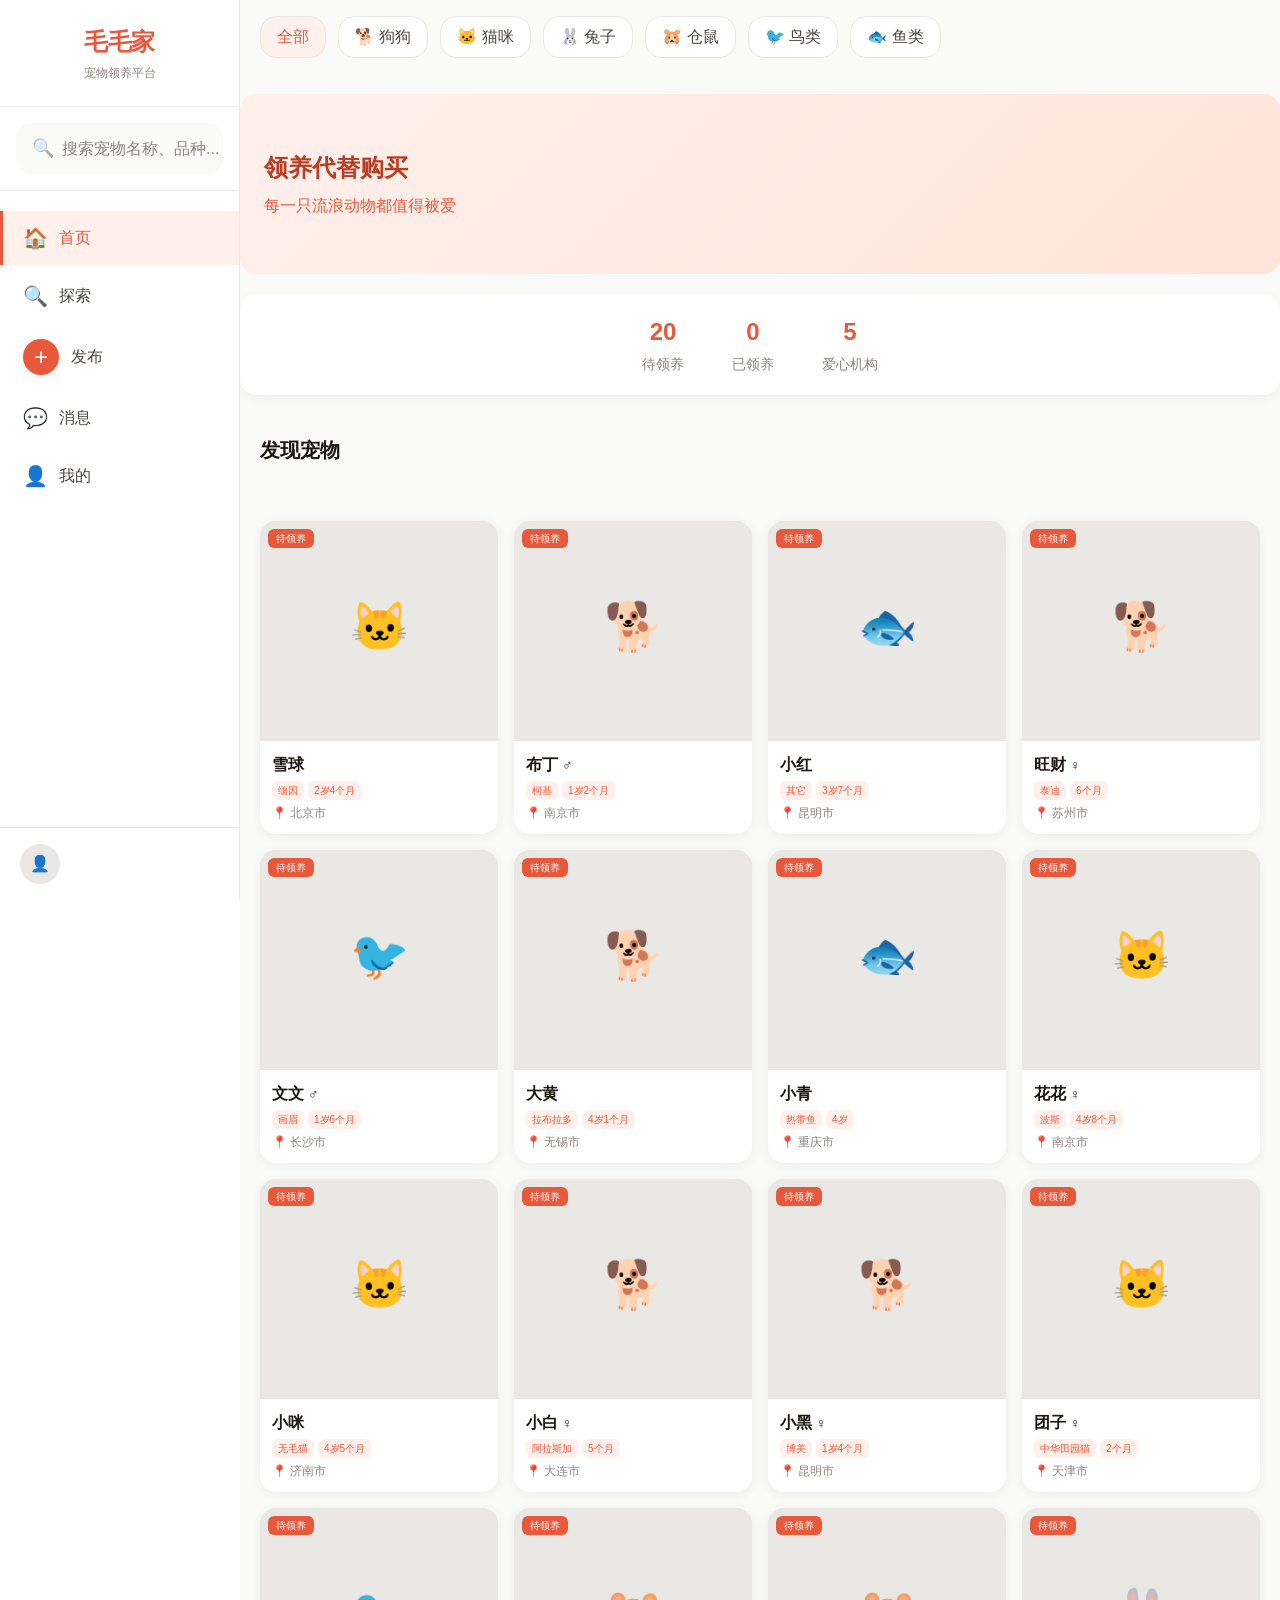
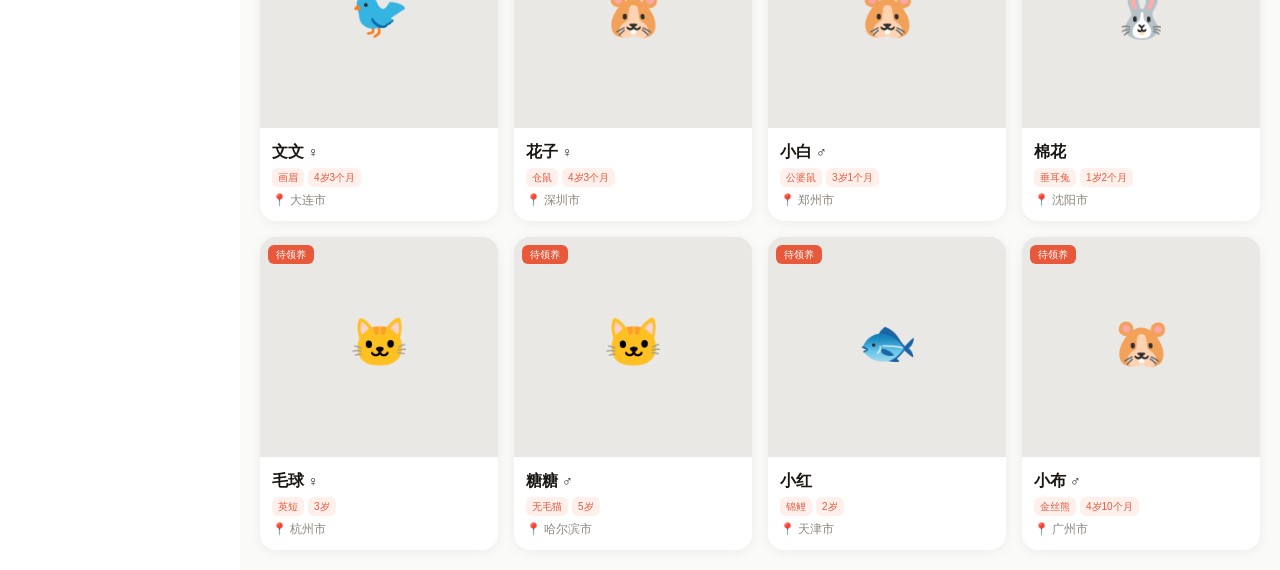
<file: index.html>
<!DOCTYPE html>
<html lang="zh-CN">
<head>
    <meta charset="UTF-8">
    <meta name="viewport" content="width=device-width, initial-scale=1.0">
    <title>毛毛家 · 宠物领养平台</title>
    <link rel="stylesheet" href="css/styles.css">
    <link rel="icon" href="data:image/svg+xml,<svg xmlns=%22http://www.w3.org/2000/svg%22 viewBox=%220 0 100 100%22><text y=%22.9em%22 font-size=%2290%22>🐾</text></svg>">
</head>
<body>
    <div id="app">
        <!-- Left Sidebar -->
        <aside class="sidebar" id="sidebar">
            <div class="sidebar-header">
                <h1 class="logo">毛毛家</h1>
                <p class="logo-sub">宠物领养平台</p>
            </div>

            <!-- Search Bar -->
            <div class="sidebar-search">
                <div class="search-input-wrap">
                    <span class="search-icon">🔍</span>
                    <input type="text" class="search-input" placeholder="搜索宠物名称、品种..." id="searchInput">
                </div>
            </div>

            <!-- Navigation -->
            <nav class="sidebar-nav" id="sidebarNav">
                <div class="nav-item active" data-page="home">
                    <span class="nav-icon">🏠</span>
                    <span class="nav-label">首页</span>
                </div>
                <div class="nav-item" data-page="explore">
                    <span class="nav-icon">🔍</span>
                    <span class="nav-label">探索</span>
                </div>
                <div class="nav-item" data-page="publish">
                    <span class="nav-icon nav-icon-plus">+</span>
                    <span class="nav-label">发布</span>
                </div>
                <div class="nav-item" data-page="chat">
                    <span class="nav-icon">💬</span>
                    <span class="nav-label">消息</span>
                    <span class="badge" id="chatBadge" style="display: none;">0</span>
                </div>
                <div class="nav-item" data-page="profile">
                    <span class="nav-icon">👤</span>
                    <span class="nav-label">我的</span>
                </div>
            </nav>

            <!-- User Section -->
            <div class="sidebar-user" id="sidebarUser">
                <button class="icon-btn" id="notificationBtn">
                    <span class="icon">🔔</span>
                    <span class="badge" id="notificationBadge" style="display: none;">0</span>
                </button>
                <div class="avatar" id="headerAvatar">
                    <img src="data:image/svg+xml,<svg xmlns=%22http://www.w3.org/2000/svg%22 viewBox=%220 0 40 40%22><circle cx=%2220%22 cy=%2220%22 r=%2220%22 fill=%22%23EAE8E4%22/><text x=%2220%22 y=%2225%22 text-anchor=%22middle%22 font-size=%2216%22>👤</text></svg>" alt="头像">
                </div>
            </div>
        </aside>

        <!-- Main Content -->
        <main class="main" id="main">
            <!-- Pages will be rendered here -->
        </main>
    </div>

    <!-- Auth Modal -->
    <div class="modal" id="authModal">
        <div class="modal-overlay"></div>
        <div class="modal-content auth-modal">
            <div class="auth-tabs">
                <div class="auth-tab active" data-tab="login">登录</div>
                <div class="auth-tab" data-tab="register">注册</div>
            </div>
            <form class="auth-form" id="loginForm">
                <div class="form-group">
                    <input type="tel" class="form-input" placeholder="手机号" id="loginPhone" required>
                </div>
                <div class="form-group">
                    <input type="password" class="form-input" placeholder="密码" id="loginPassword" required>
                </div>
                <button type="submit" class="btn btn-primary btn-block">登录</button>
            </form>
            <form class="auth-form" id="registerForm" style="display: none;">
                <div class="form-group">
                    <input type="text" class="form-input" placeholder="昵称" id="registerNickname" required>
                </div>
                <div class="form-group">
                    <input type="tel" class="form-input" placeholder="手机号" id="registerPhone" required>
                </div>
                <div class="form-group">
                    <input type="password" class="form-input" placeholder="密码（至少6位）" id="registerPassword" required>
                </div>
                <div class="form-group">
                    <input type="text" class="form-input" placeholder="城市" id="registerCity" required>
                </div>
                <button type="submit" class="btn btn-primary btn-block">注册</button>
            </form>
            <button class="btn-close" id="closeAuthModal">×</button>
        </div>
    </div>

    <!-- Toast -->
    <div class="toast" id="toast"></div>

    <!-- Loading -->
    <div class="loading" id="loading">
        <div class="loading-spinner"></div>
    </div>

    <!-- Scripts -->
    <script src="js/api.js"></script>
    <script src="js/store.js"></script>
    <script src="js/data.js"></script>
    <script src="js/components.js"></script>
    <script src="js/pages/home.js"></script>
    <script src="js/pages/detail.js"></script>
    <script src="js/pages/publish.js"></script>
    <script src="js/pages/adopt.js"></script>
    <script src="js/pages/chat.js"></script>
    <script src="js/pages/profile.js"></script>
    <script src="js/app.js"></script>
</body>
</html>
</file>
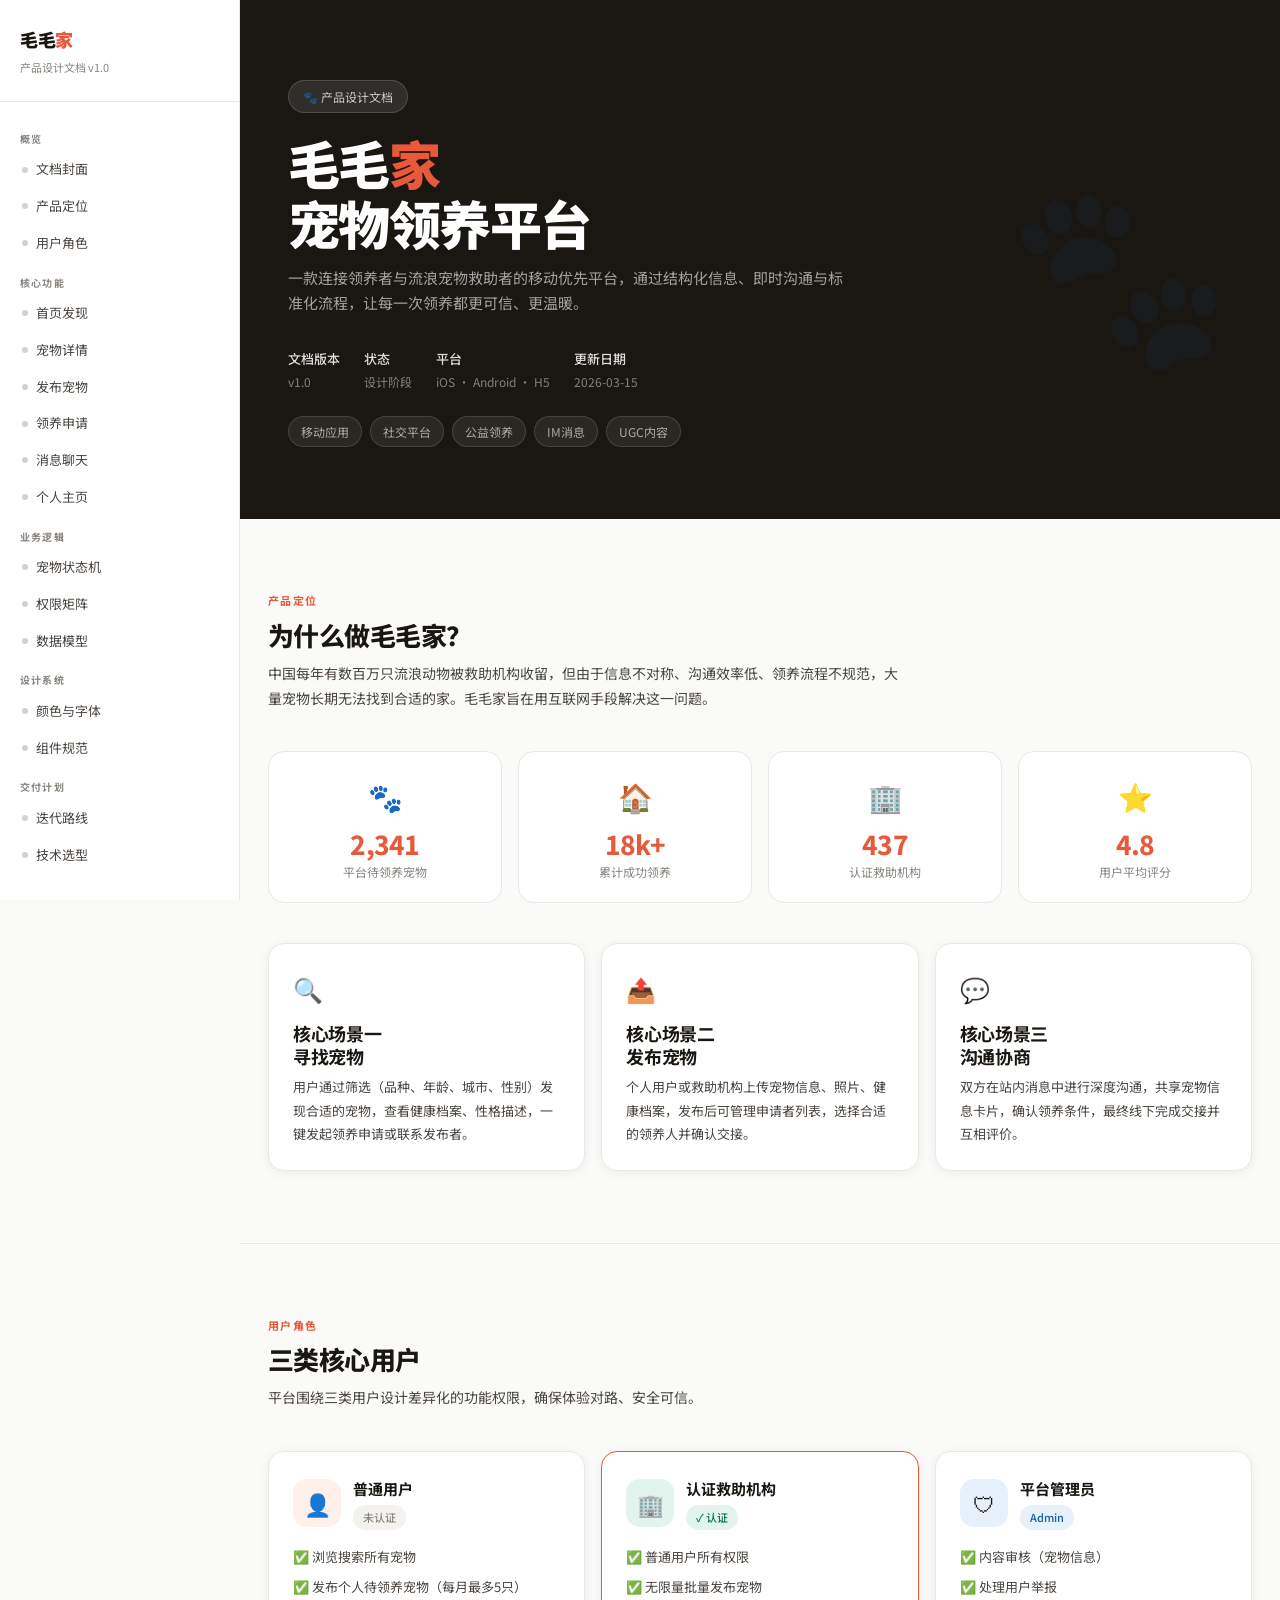
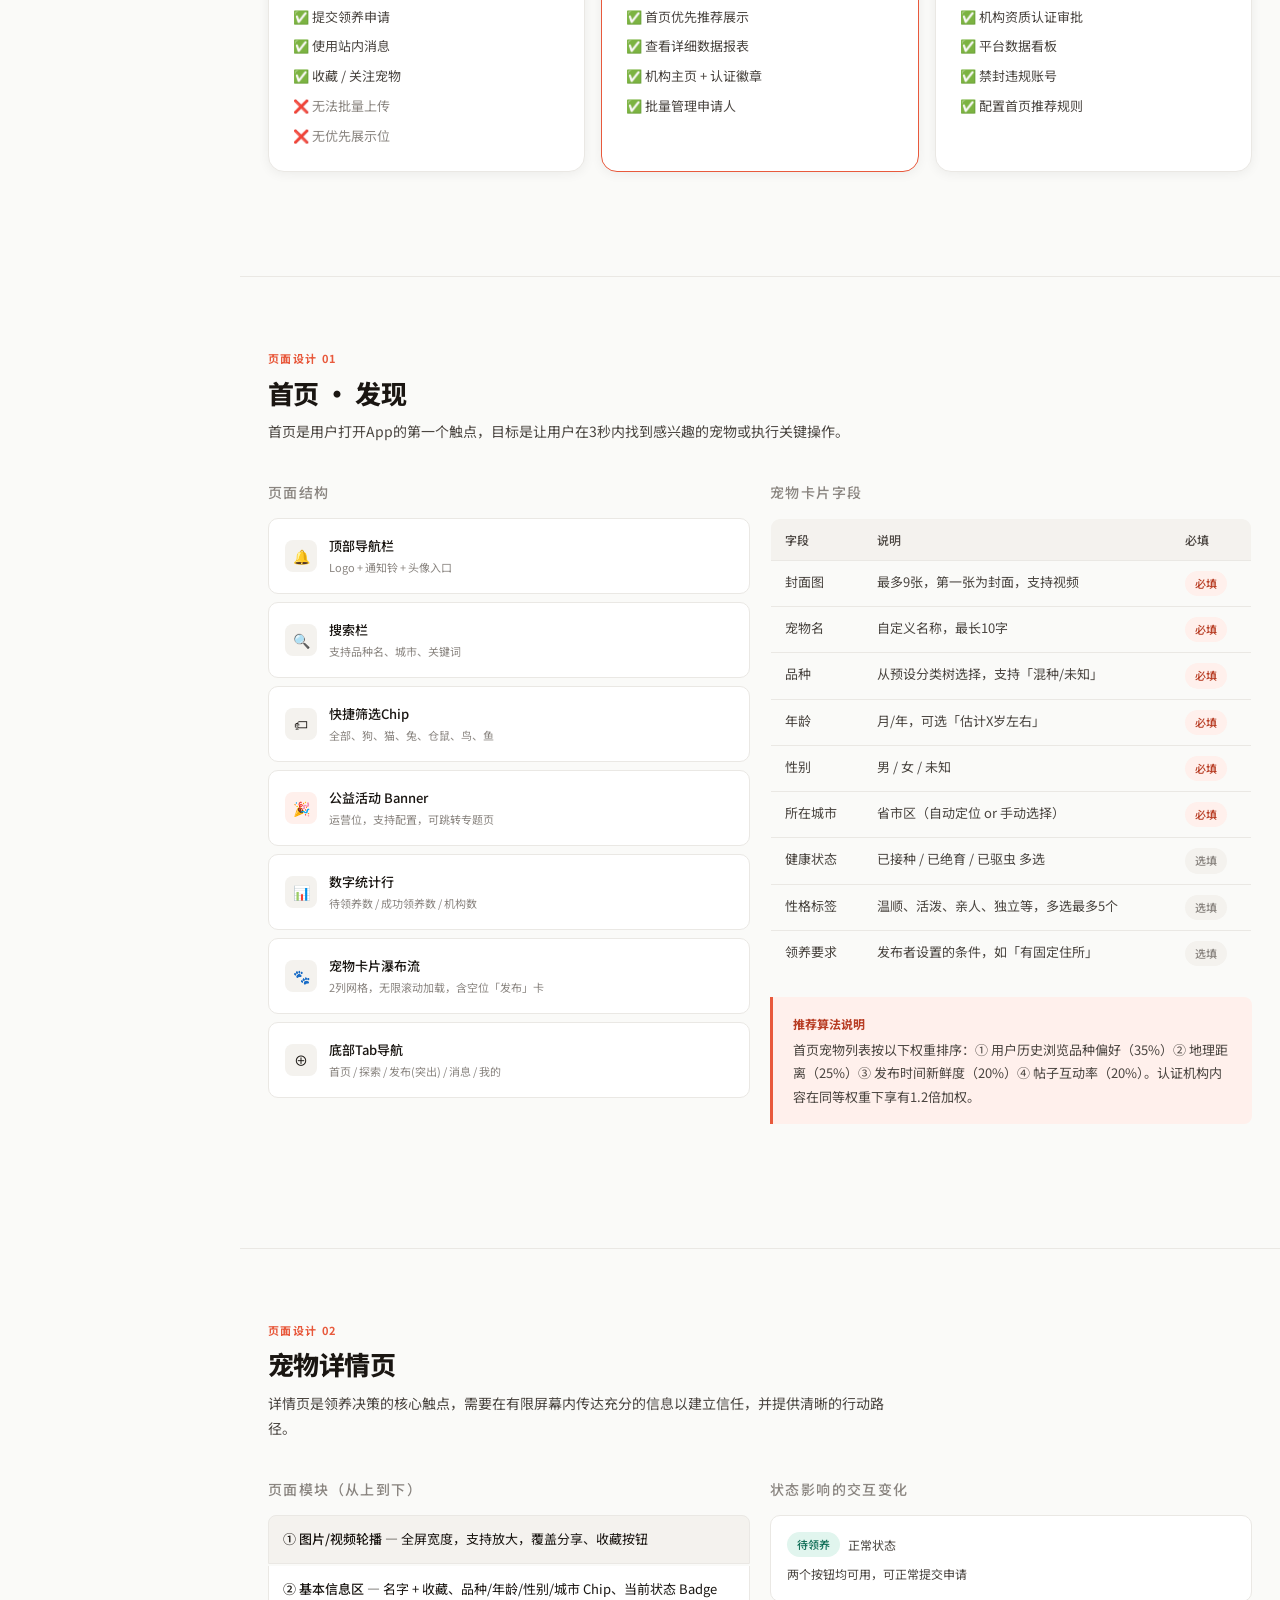
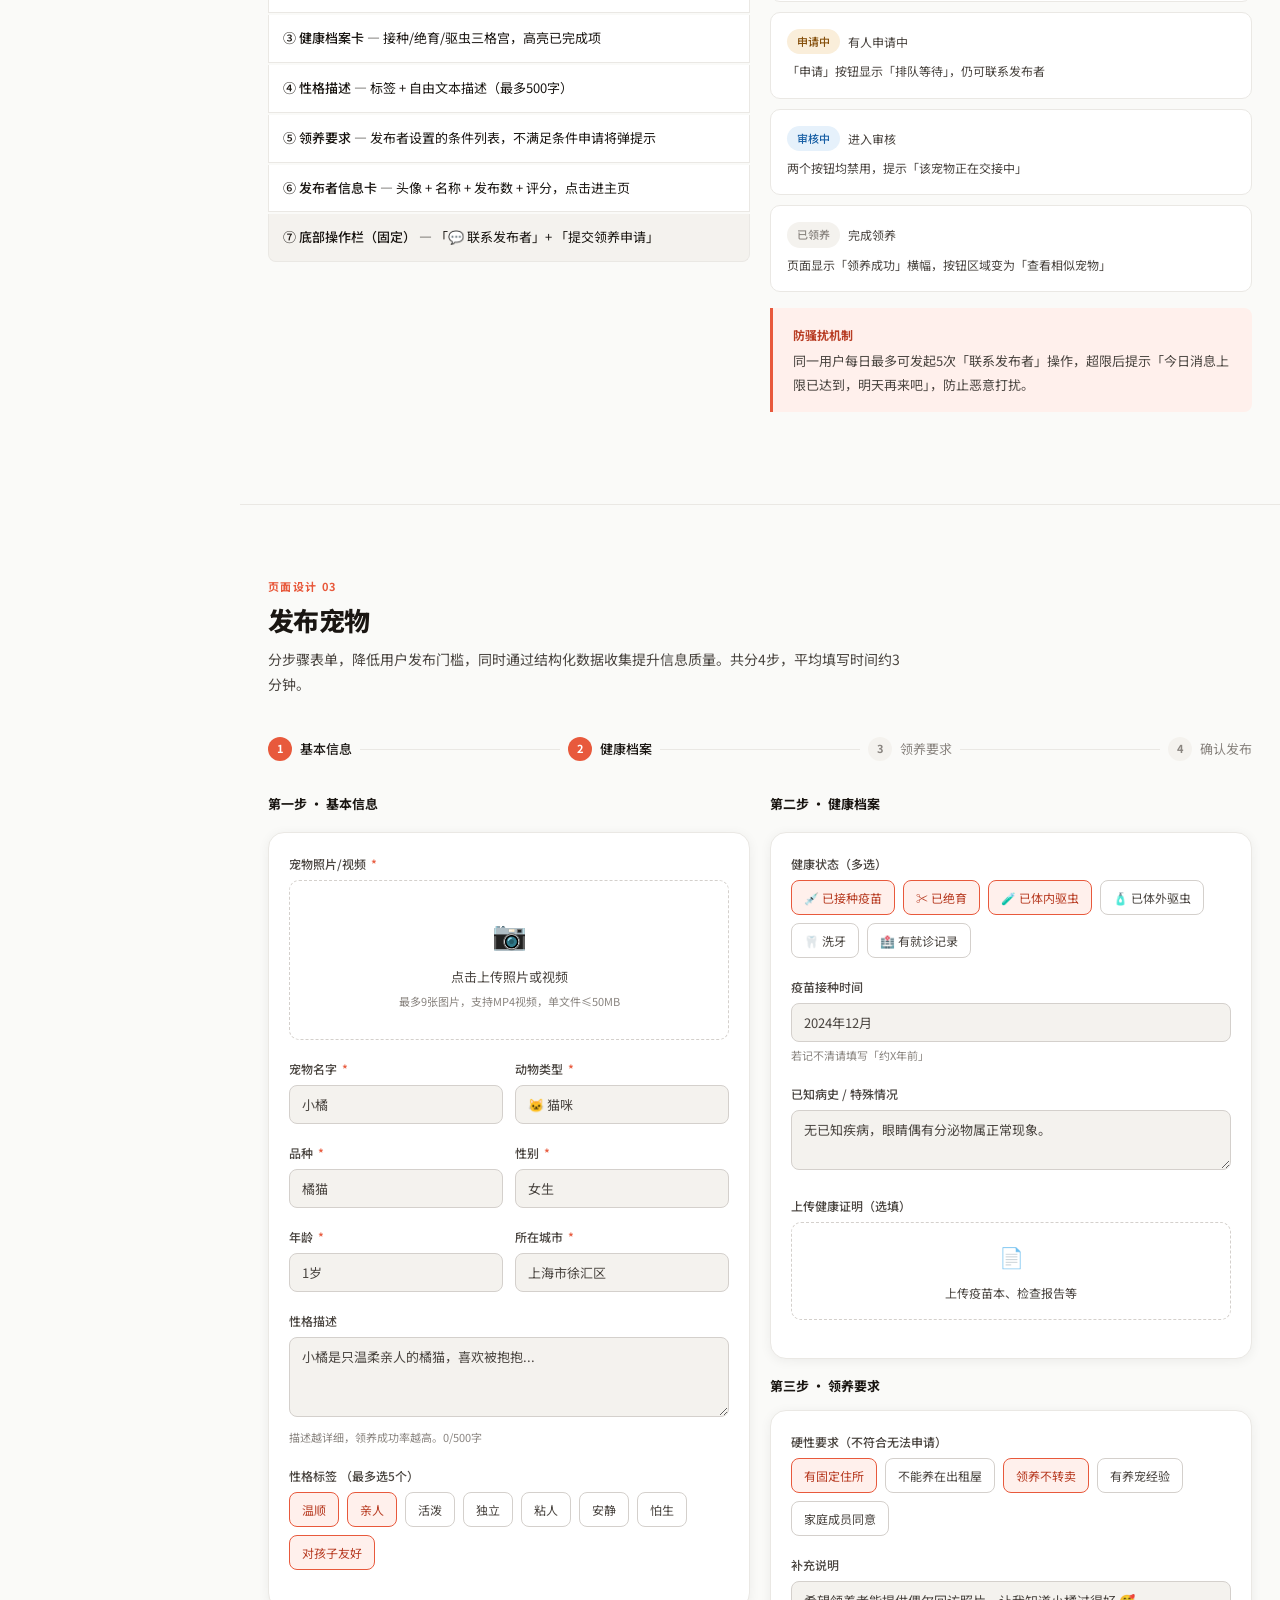
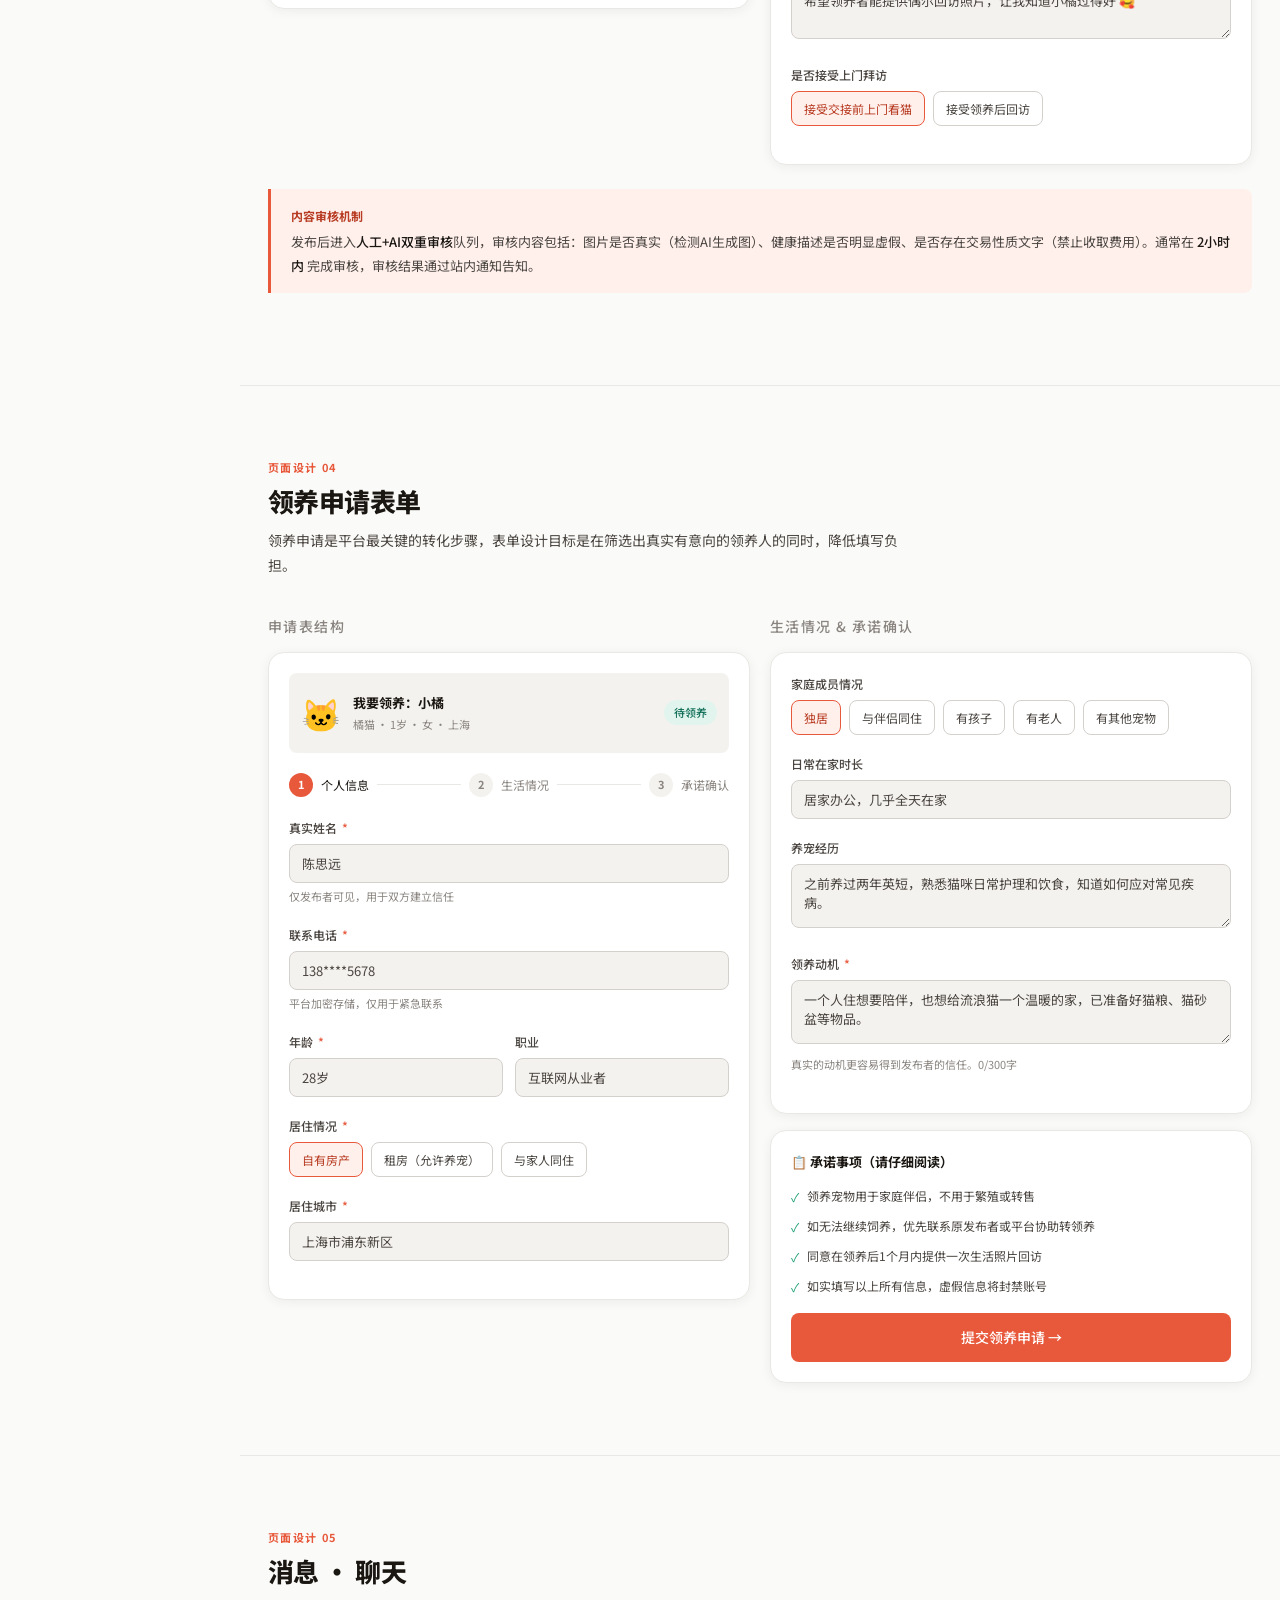
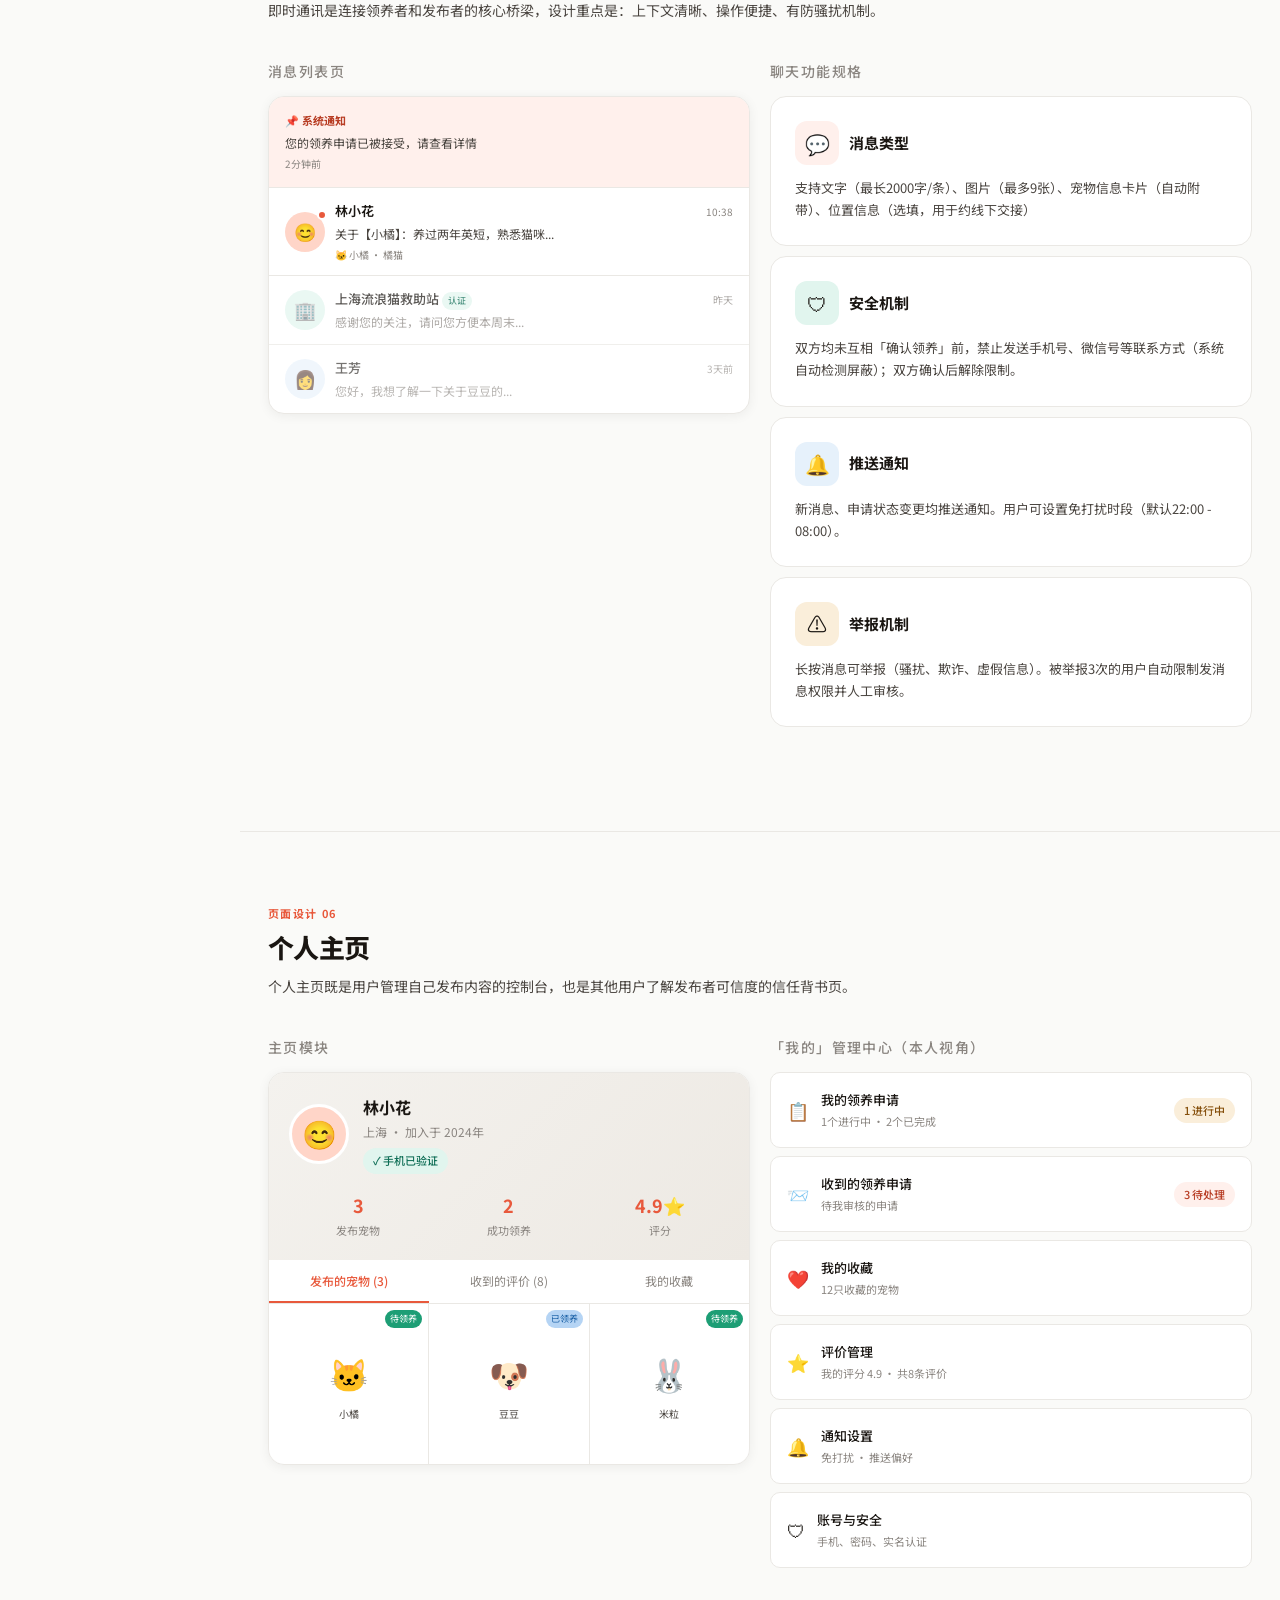
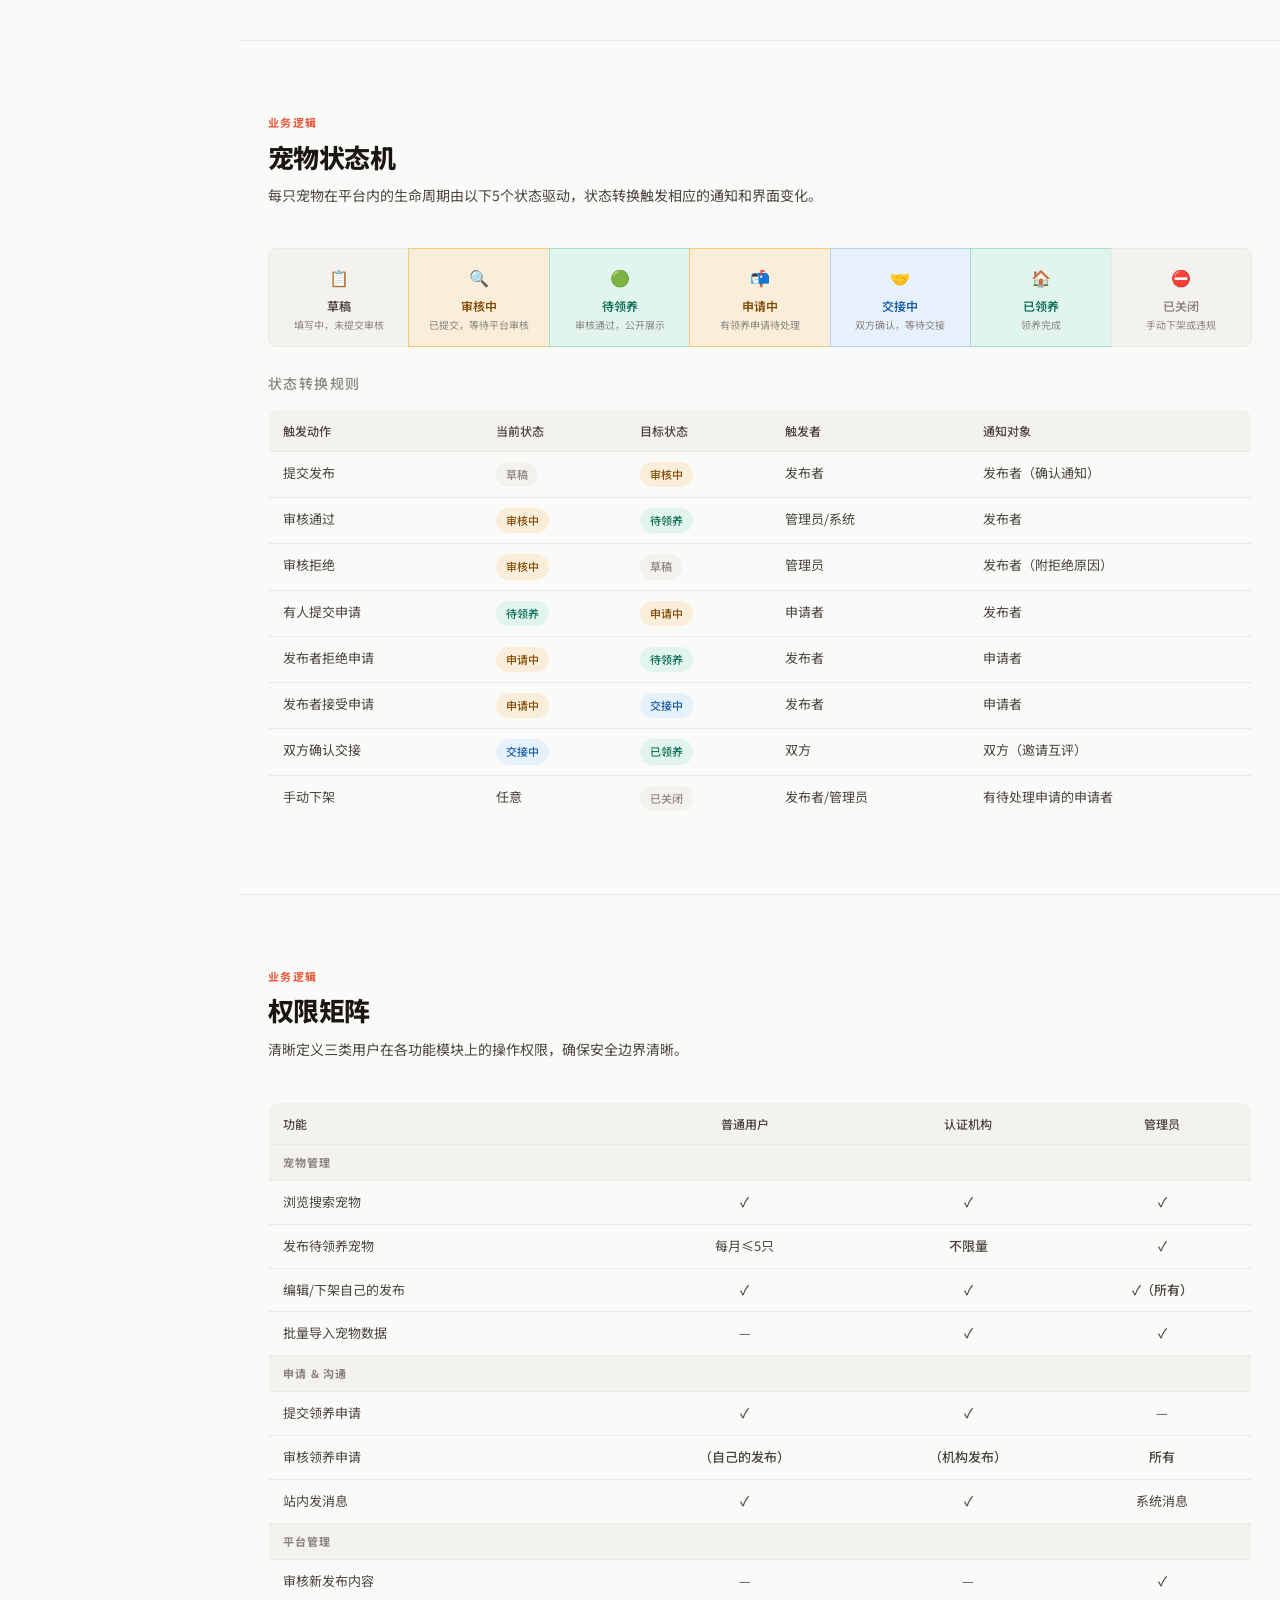
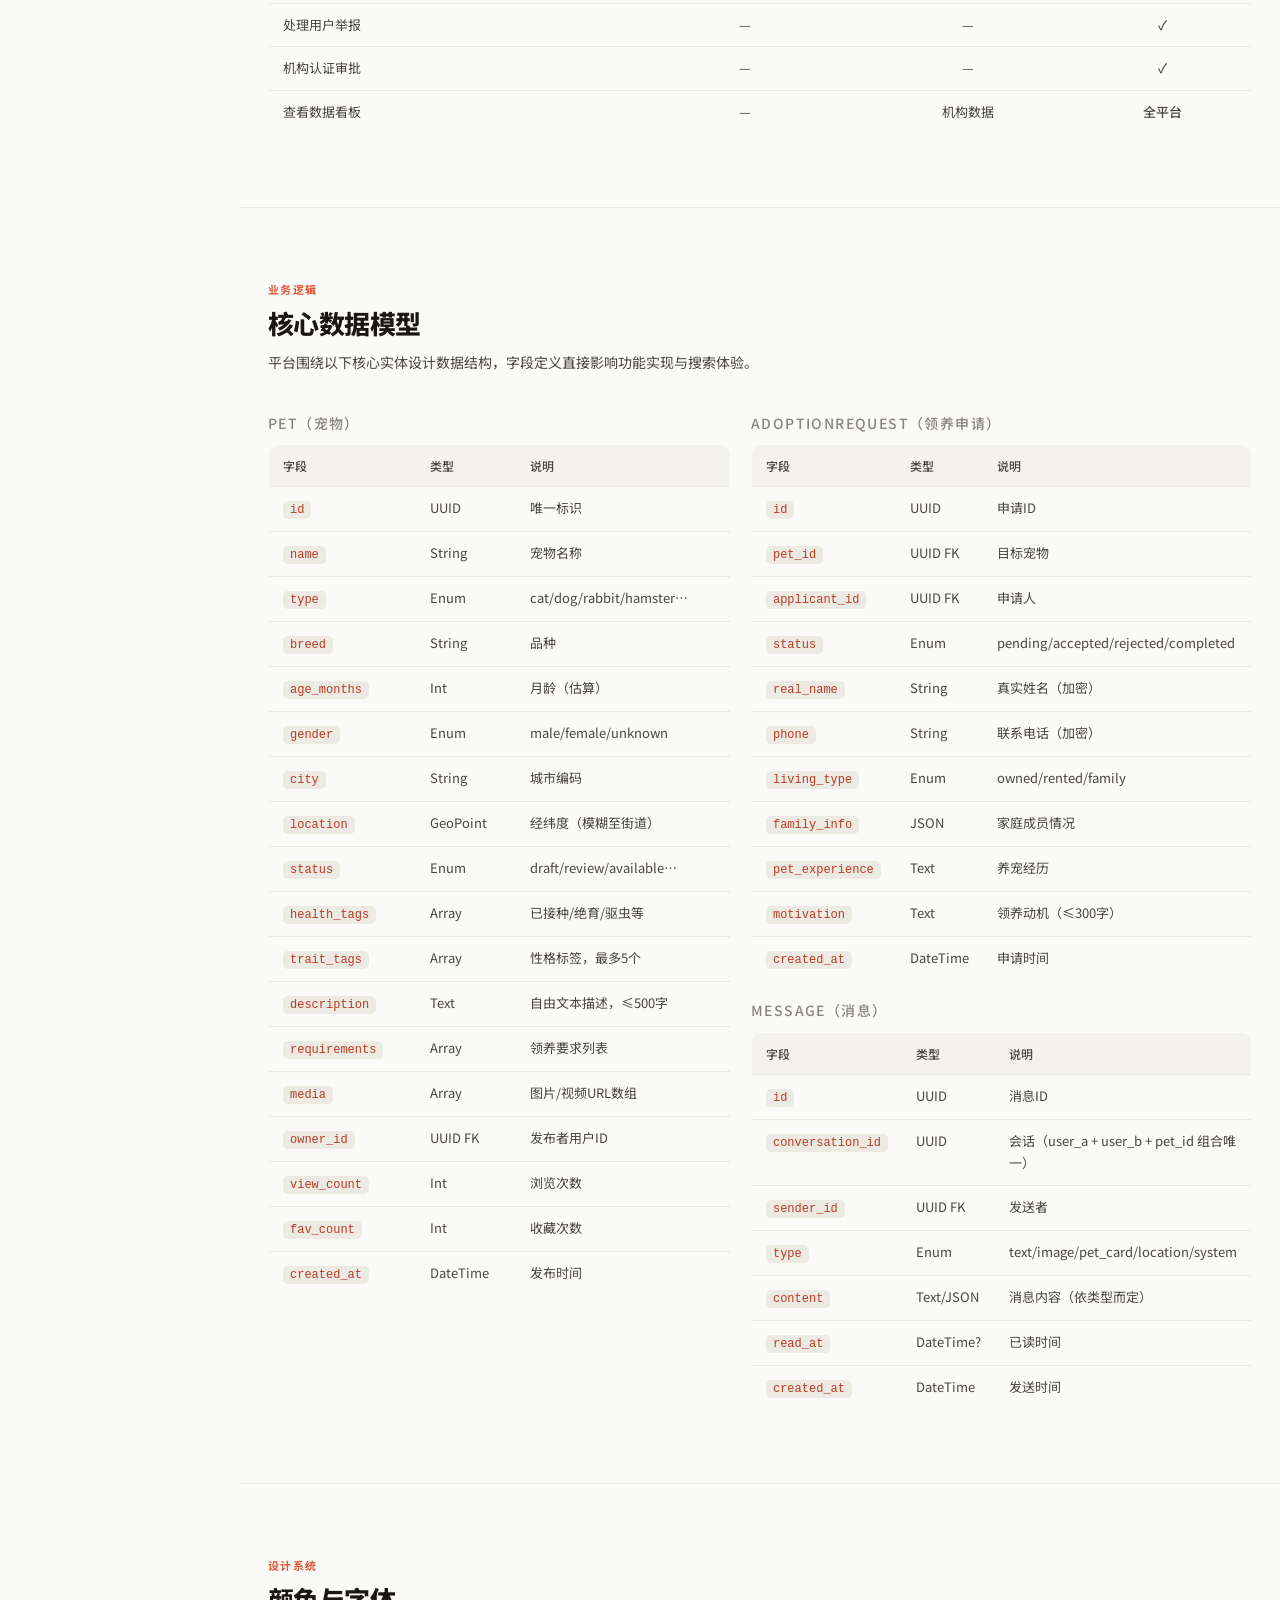
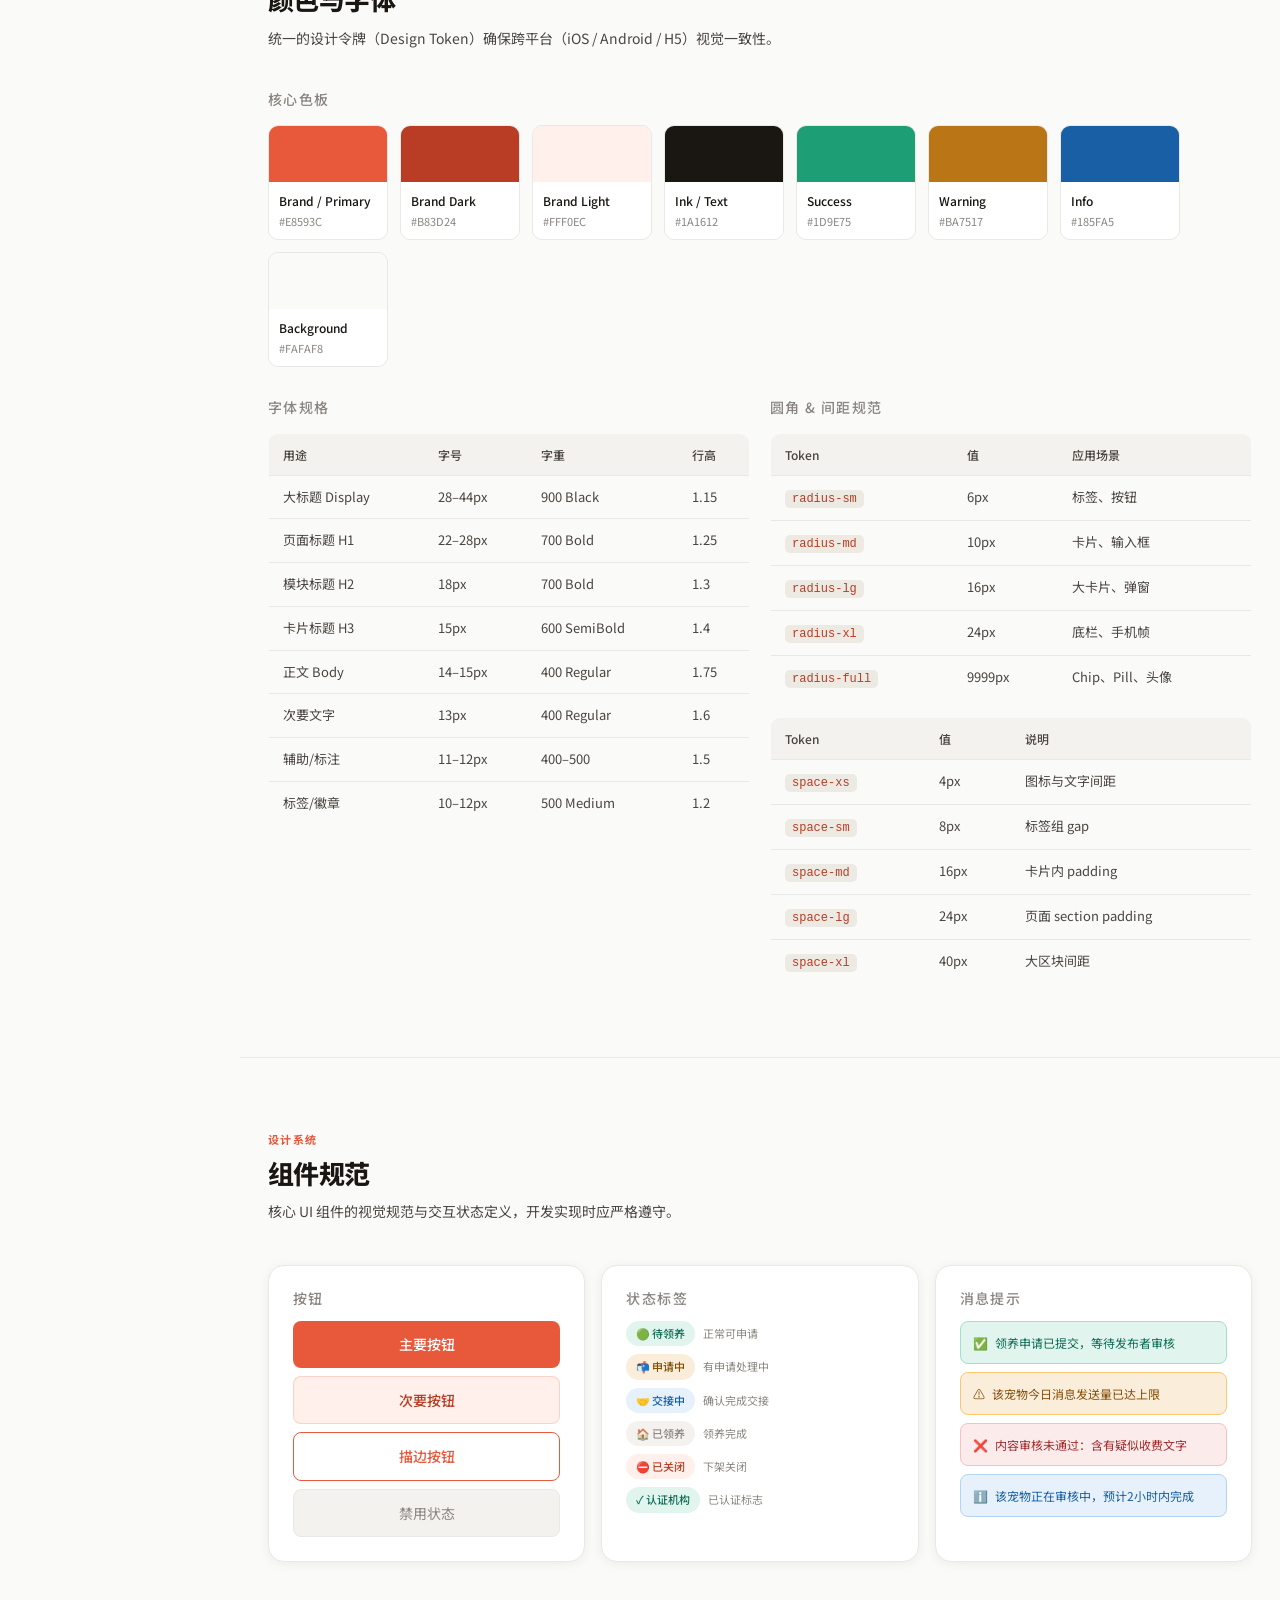
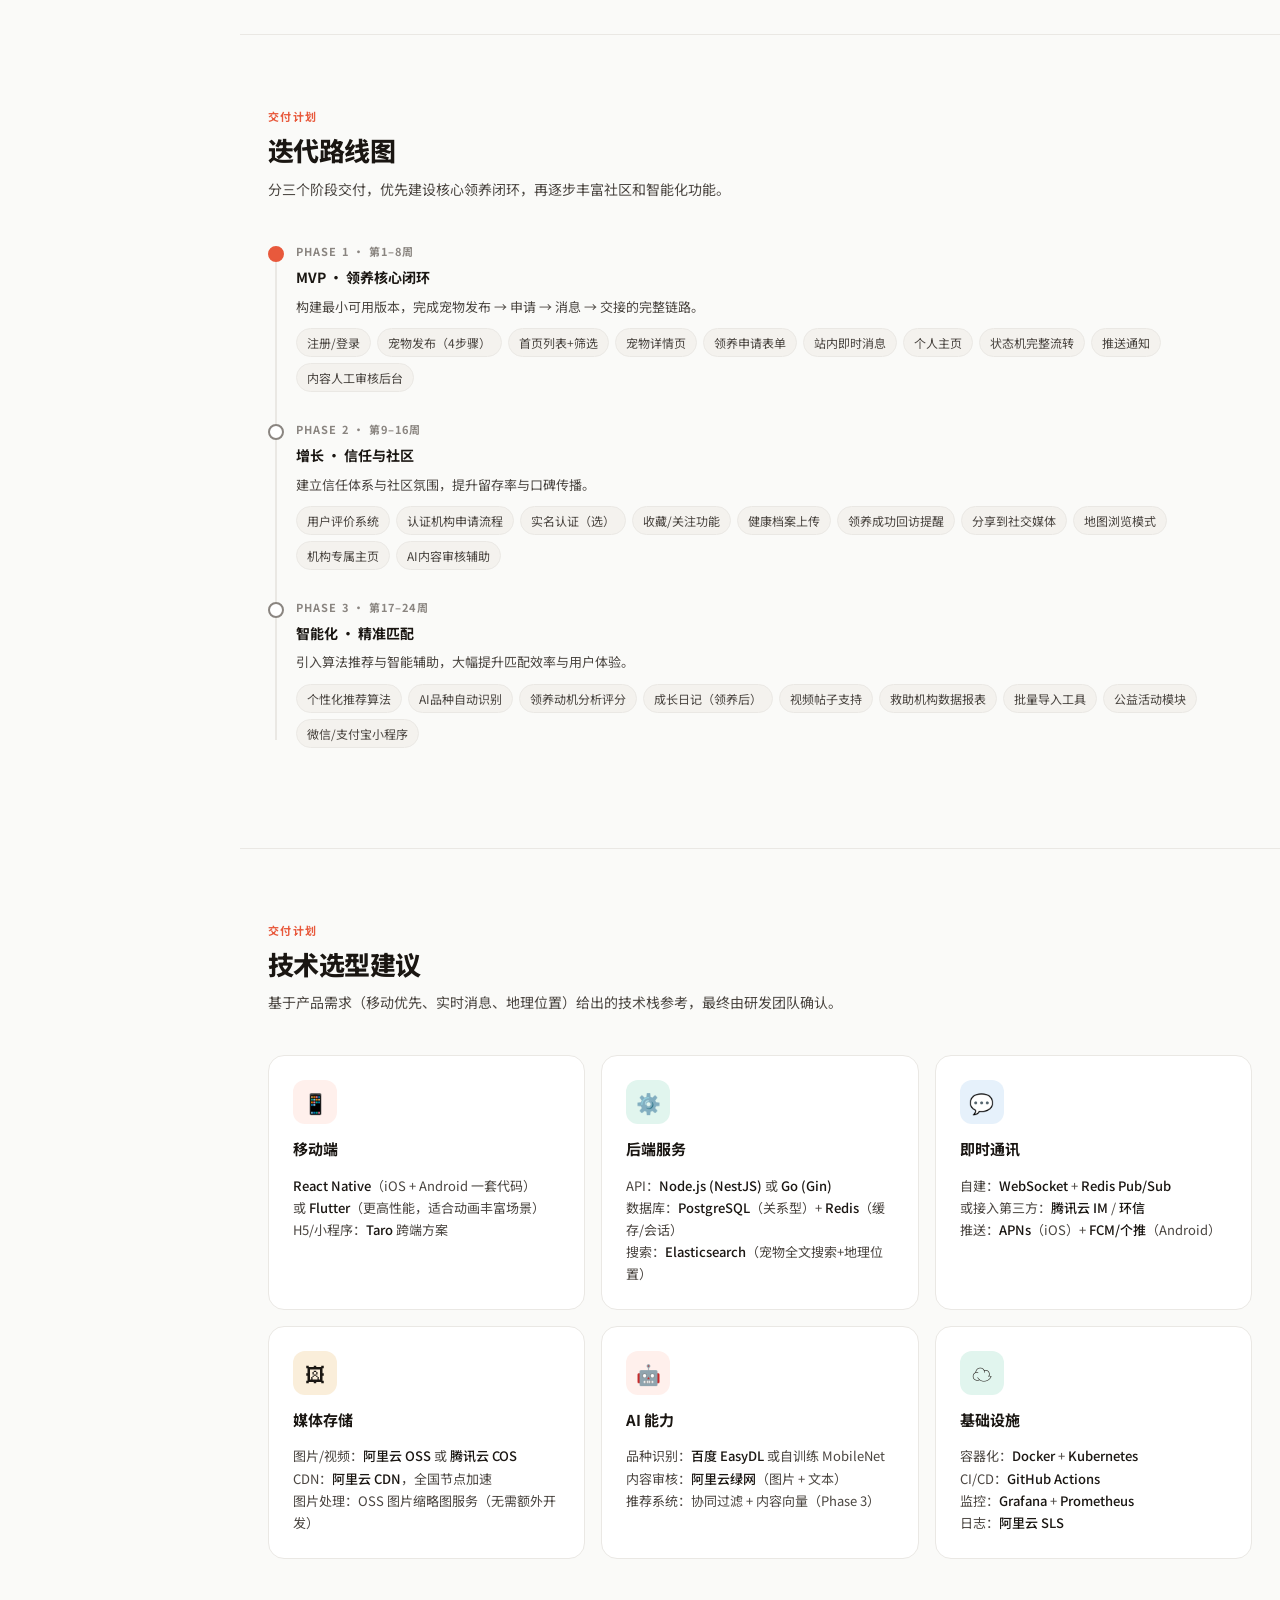
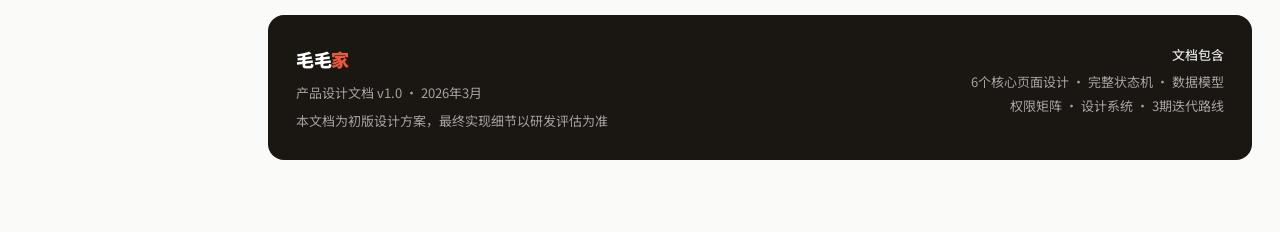
<file: pet_adoption_design_doc.html>
<!DOCTYPE html>
<html lang="zh-CN">
<head>
<meta charset="UTF-8">
<meta name="viewport" content="width=device-width, initial-scale=1.0">
<title>毛毛家 · 宠物领养平台 — 产品设计文档</title>
<link rel="preconnect" href="https://fonts.googleapis.com">
<link href="https://fonts.googleapis.com/css2?family=Noto+Sans+SC:wght@300;400;500;700;900&family=Noto+Serif+SC:wght@400;600&display=swap" rel="stylesheet">
<style>
/* ── Reset & Base ───────────────────────────────────── */
*{box-sizing:border-box;margin:0;padding:0}
:root{
  --brand:#E8593C;
  --brand-light:#FFF0EC;
  --brand-dark:#B83D24;
  --ink:#1A1612;
  --ink-2:#4A4540;
  --ink-3:#8A8580;
  --line:#EAE8E4;
  --line-2:#D4D0CC;
  --bg:#FAFAF8;
  --bg-2:#F4F2EE;
  --bg-3:#EDE9E3;
  --white:#FFFFFF;
  --success:#1D9E75;
  --warn:#BA7517;
  --info:#185FA5;
  --r:10px;
  --r-lg:16px;
  --shadow:0 2px 12px rgba(0,0,0,.06);
  --shadow-lg:0 8px 40px rgba(0,0,0,.10);
}

html{scroll-behavior:smooth}
body{
  font-family:'Noto Sans SC',sans-serif;
  background:var(--bg);
  color:var(--ink);
  font-size:15px;
  line-height:1.75;
}

/* ── Typography ─────────────────────────────────────── */
h1,h2,h3,h4{font-weight:700;line-height:1.25;letter-spacing:-0.02em}
h1{font-size:clamp(28px,4vw,44px);color:var(--ink)}
h2{font-size:clamp(20px,2.8vw,28px);color:var(--ink)}
h3{font-size:18px;color:var(--ink)}
h4{font-size:14px;text-transform:uppercase;letter-spacing:.1em;color:var(--ink-3);font-weight:500}
p{color:var(--ink-2);line-height:1.8}
strong{color:var(--ink);font-weight:500}
code{font-family:'Courier New',monospace;background:var(--bg-3);padding:2px 7px;border-radius:5px;font-size:12px;color:var(--brand-dark)}

/* ── Layout ─────────────────────────────────────────── */
.container{max-width:1080px;margin:0 auto;padding:0 28px}
.section{padding:72px 0}
.section + .section{border-top:1px solid var(--line)}

/* ── Sidebar Nav ────────────────────────────────────── */
.layout{display:flex;min-height:100vh}
.sidebar{
  width:240px;flex-shrink:0;
  position:sticky;top:0;height:100vh;overflow-y:auto;
  background:var(--white);
  border-right:1px solid var(--line);
  padding:24px 0;
}
.sidebar::-webkit-scrollbar{width:3px}
.sidebar::-webkit-scrollbar-thumb{background:var(--line-2)}
.sidebar-logo{padding:0 20px 24px;border-bottom:1px solid var(--line);margin-bottom:16px}
.sidebar-logo .logo-text{font-size:18px;font-weight:900;letter-spacing:-0.5px}
.sidebar-logo .logo-text span{color:var(--brand)}
.sidebar-logo .logo-sub{font-size:11px;color:var(--ink-3);margin-top:2px}
.nav-section-label{font-size:10px;font-weight:700;text-transform:uppercase;letter-spacing:.12em;color:var(--ink-3);padding:12px 20px 4px}
.nav-link{display:flex;align-items:center;gap:8px;padding:7px 20px;font-size:13px;color:var(--ink-2);text-decoration:none;border-left:2px solid transparent;transition:all .15s;cursor:pointer}
.nav-link:hover{color:var(--ink);background:var(--bg-2)}
.nav-link.active{color:var(--brand);background:var(--brand-light);border-left-color:var(--brand);font-weight:500}
.nav-dot{width:6px;height:6px;border-radius:50%;background:var(--line-2);flex-shrink:0}
.nav-link.active .nav-dot{background:var(--brand)}

.main{flex:1;overflow-x:hidden}

/* ── Cover ──────────────────────────────────────────── */
.cover{
  background:var(--ink);
  color:var(--white);
  padding:80px 48px 72px;
  position:relative;
  overflow:hidden;
}
.cover::before{
  content:'🐾';
  position:absolute;right:48px;top:50%;transform:translateY(-50%);
  font-size:180px;opacity:.06;line-height:1;
  pointer-events:none;
}
.cover-eyebrow{display:inline-flex;align-items:center;gap:6px;background:rgba(255,255,255,.1);border:1px solid rgba(255,255,255,.15);border-radius:20px;padding:5px 14px;font-size:12px;color:rgba(255,255,255,.75);margin-bottom:20px}
.cover-title{font-size:clamp(32px,5vw,52px);font-weight:900;line-height:1.15;margin-bottom:12px;letter-spacing:-0.03em}
.cover-title span{color:var(--brand)}
.cover-sub{font-size:15px;color:rgba(255,255,255,.6);max-width:560px;line-height:1.7;margin-bottom:32px}
.cover-meta{display:flex;gap:24px;flex-wrap:wrap}
.cover-meta-item{font-size:12px;color:rgba(255,255,255,.45)}
.cover-meta-item strong{color:rgba(255,255,255,.85);display:block;font-size:13px;margin-bottom:1px}
.cover-tags{display:flex;gap:8px;margin-top:24px;flex-wrap:wrap}
.cover-tag{background:rgba(255,255,255,.08);border:1px solid rgba(255,255,255,.12);border-radius:20px;padding:4px 12px;font-size:12px;color:rgba(255,255,255,.6)}

/* ── Section Titles ─────────────────────────────────── */
.sec-eyebrow{font-size:11px;font-weight:700;text-transform:uppercase;letter-spacing:.12em;color:var(--brand);margin-bottom:8px}
.sec-title{font-size:clamp(20px,2.5vw,26px);font-weight:800;margin-bottom:10px;letter-spacing:-0.02em}
.sec-desc{color:var(--ink-2);max-width:640px;font-size:14px;line-height:1.8;margin-bottom:40px}

/* ── Cards ──────────────────────────────────────────── */
.card{background:var(--white);border:1px solid var(--line);border-radius:var(--r-lg);padding:24px;box-shadow:var(--shadow)}
.card-sm{background:var(--white);border:1px solid var(--line);border-radius:var(--r);padding:16px}

/* ── Grid ───────────────────────────────────────────── */
.grid-2{display:grid;grid-template-columns:repeat(2,1fr);gap:20px}
.grid-3{display:grid;grid-template-columns:repeat(3,1fr);gap:16px}
.grid-4{display:grid;grid-template-columns:repeat(4,1fr);gap:14px}
@media(max-width:900px){.grid-3,.grid-4{grid-template-columns:1fr 1fr}.grid-2{grid-template-columns:1fr}}
@media(max-width:640px){.grid-2,.grid-3,.grid-4{grid-template-columns:1fr}}

/* ── Badges ─────────────────────────────────────────── */
.badge{display:inline-flex;align-items:center;gap:4px;padding:3px 10px;border-radius:20px;font-size:11px;font-weight:500}
.badge-brand{background:#FFF0EC;color:#B83D24}
.badge-green{background:#E1F5EE;color:#0F6E56}
.badge-blue{background:#E6F1FB;color:#185FA5}
.badge-amber{background:#FAEEDA;color:#854F0B}
.badge-gray{background:var(--bg-2);color:var(--ink-3)}
.badge-ink{background:var(--bg-3);color:var(--ink-2)}

/* ── Pills / Tags ───────────────────────────────────── */
.tag{display:inline-block;padding:3px 10px;background:var(--bg-2);border-radius:20px;font-size:12px;color:var(--ink-2);border:1px solid var(--line)}

/* ── Overview boxes ─────────────────────────────────── */
.overview-grid{display:grid;grid-template-columns:repeat(4,1fr);gap:16px;margin-bottom:40px}
@media(max-width:800px){.overview-grid{grid-template-columns:1fr 1fr}}
.ov-card{background:var(--white);border:1px solid var(--line);border-radius:var(--r-lg);padding:20px;text-align:center}
.ov-icon{font-size:28px;margin-bottom:10px;display:block}
.ov-num{font-size:26px;font-weight:800;color:var(--brand);letter-spacing:-0.03em;line-height:1}
.ov-lbl{font-size:12px;color:var(--ink-3);margin-top:4px}

/* ── Feature card ───────────────────────────────────── */
.feat-card{background:var(--white);border:1px solid var(--line);border-radius:var(--r-lg);padding:24px;display:flex;flex-direction:column;gap:12px}
.feat-icon{width:44px;height:44px;border-radius:12px;display:flex;align-items:center;justify-content:center;font-size:20px;flex-shrink:0}
.feat-icon-brand{background:var(--brand-light)}
.feat-icon-green{background:#E1F5EE}
.feat-icon-blue{background:#E6F1FB}
.feat-icon-amber{background:#FAEEDA}
.feat-title{font-size:15px;font-weight:700;color:var(--ink)}
.feat-desc{font-size:13px;color:var(--ink-2);line-height:1.7}

/* ── Phone Mockup ───────────────────────────────────── */
.phone-wrap{display:flex;gap:24px;overflow-x:auto;padding-bottom:8px}
.phone-wrap::-webkit-scrollbar{height:4px}
.phone-wrap::-webkit-scrollbar-thumb{background:var(--line-2);border-radius:2px}
.phone-frame{flex-shrink:0;width:280px;background:var(--white);border-radius:28px;border:1.5px solid var(--line);overflow:hidden;box-shadow:var(--shadow-lg)}
.phone-screen{font-size:12px}
.phone-label{text-align:center;font-size:11px;color:var(--ink-3);margin-top:10px;font-weight:500}

/* ── Form mockup ────────────────────────────────────── */
.form-group{margin-bottom:18px}
.form-label{font-size:12px;font-weight:500;color:var(--ink-2);margin-bottom:6px;display:block}
.form-label .req{color:var(--brand);margin-left:2px}
.form-input{width:100%;padding:9px 12px;border:1px solid var(--line-2);border-radius:8px;font-size:13px;color:var(--ink);background:var(--white);outline:none;font-family:inherit}
.form-input:focus{border-color:var(--brand);box-shadow:0 0 0 3px rgba(232,89,60,.1)}
.form-input.mock{background:var(--bg-2);color:var(--ink-2)}
.form-textarea{resize:vertical;min-height:80px}
.form-select{appearance:none;background-image:url("data:image/svg+xml,%3Csvg xmlns='http://www.w3.org/2000/svg' width='12' height='8' viewBox='0 0 12 8'%3E%3Cpath d='M1 1l5 5 5-5' stroke='%238A8580' fill='none' stroke-width='1.5' stroke-linecap='round'/%3E%3C/svg%3E");background-repeat:no-repeat;background-position:right 12px center;padding-right:32px}
.form-hint{font-size:11px;color:var(--ink-3);margin-top:4px}
.form-row{display:grid;grid-template-columns:1fr 1fr;gap:12px}
.upload-zone{border:1.5px dashed var(--line-2);border-radius:10px;padding:28px 20px;text-align:center;cursor:pointer;transition:all .15s}
.upload-zone:hover{border-color:var(--brand);background:var(--brand-light)}
.upload-zone-icon{font-size:28px;margin-bottom:8px}
.upload-zone-text{font-size:13px;color:var(--ink-2)}
.upload-zone-hint{font-size:11px;color:var(--ink-3);margin-top:3px}
.checkbox-group{display:flex;flex-wrap:wrap;gap:8px}
.checkbox-item{display:flex;align-items:center;gap:6px;padding:6px 12px;border:1px solid var(--line-2);border-radius:8px;cursor:pointer;font-size:12px;color:var(--ink-2);transition:all .15s}
.checkbox-item.selected{border-color:var(--brand);background:var(--brand-light);color:var(--brand-dark)}
.step-bar{display:flex;align-items:center;margin-bottom:28px}
.step{display:flex;align-items:center;gap:8px;font-size:12px}
.step-num{width:24px;height:24px;border-radius:50%;display:flex;align-items:center;justify-content:center;font-size:11px;font-weight:700;flex-shrink:0}
.step-num-active{background:var(--brand);color:#fff}
.step-num-done{background:#E1F5EE;color:var(--success)}
.step-num-todo{background:var(--bg-2);color:var(--ink-3)}
.step-label-active{color:var(--ink);font-weight:500}
.step-label-todo{color:var(--ink-3)}
.step-line{flex:1;height:1px;background:var(--line);margin:0 8px}

/* ── Flow diagram ───────────────────────────────────── */
.flow{display:flex;align-items:center;gap:0;flex-wrap:wrap;row-gap:12px}
.flow-node{background:var(--white);border:1px solid var(--line);border-radius:8px;padding:10px 16px;font-size:13px;font-weight:500;color:var(--ink);white-space:nowrap}
.flow-node-brand{background:var(--brand);color:#fff;border-color:var(--brand)}
.flow-node-green{background:#E1F5EE;color:#0F6E56;border-color:#9FE1CB}
.flow-node-amber{background:#FAEEDA;color:#854F0B;border-color:#FAC775}
.flow-node-blue{background:#E6F1FB;color:#185FA5;border-color:#B5D4F4}
.flow-node-gray{background:var(--bg-2);color:var(--ink-3);border-color:var(--line)}
.flow-arrow{padding:0 6px;color:var(--ink-3);font-size:14px;flex-shrink:0}

/* ── Status badges ──────────────────────────────────── */
.status-flow{display:flex;gap:0;align-items:stretch;flex-wrap:wrap;margin:20px 0}
.status-item{flex:1;min-width:100px;padding:14px 12px;text-align:center;border:1px solid var(--line);margin-right:-1px;position:relative}
.status-item:first-child{border-radius:8px 0 0 8px}
.status-item:last-child{border-radius:0 8px 8px 0;margin-right:0}
.status-icon{font-size:16px;display:block;margin-bottom:4px}
.status-name{font-size:12px;font-weight:600}
.status-desc{font-size:10px;color:var(--ink-3);margin-top:2px;line-height:1.4}
.status-0{background:#F4F2EE;color:var(--ink-2)}
.status-1{background:#FAEEDA;color:#854F0B;border-color:#FAC775}
.status-2{background:#E6F1FB;color:#185FA5;border-color:#B5D4F4}
.status-3{background:#E1F5EE;color:#0F6E56;border-color:#9FE1CB}
.status-4{background:var(--bg-2);color:var(--ink-3)}

/* ── Info table ─────────────────────────────────────── */
.info-table{width:100%;border-collapse:collapse;font-size:13px}
.info-table th{text-align:left;padding:10px 14px;background:var(--bg-2);font-weight:500;color:var(--ink-2);font-size:12px;border-bottom:1px solid var(--line)}
.info-table td{padding:10px 14px;border-bottom:1px solid var(--line);color:var(--ink-2);vertical-align:top}
.info-table tr:last-child td{border-bottom:none}
.info-table tr:hover td{background:var(--bg-2)}

/* ── Permission matrix ──────────────────────────────── */
.perm-yes{color:var(--success);font-weight:500}
.perm-no{color:var(--line-2)}
.perm-part{color:var(--warn)}

/* ── Highlight quote ────────────────────────────────── */
.callout{border-left:3px solid var(--brand);background:var(--brand-light);padding:16px 20px;border-radius:0 8px 8px 0;margin:20px 0}
.callout p{color:var(--ink-2);font-size:13px;margin:0}
.callout-title{font-size:12px;font-weight:700;color:var(--brand-dark);margin-bottom:4px}

/* ── Color swatch ───────────────────────────────────── */
.color-palette{display:flex;gap:12px;flex-wrap:wrap;margin:16px 0}
.swatch{border-radius:10px;overflow:hidden;border:1px solid var(--line);width:120px}
.swatch-color{height:56px}
.swatch-info{padding:8px 10px;background:var(--white)}
.swatch-name{font-size:12px;font-weight:500;color:var(--ink)}
.swatch-hex{font-size:11px;color:var(--ink-3);margin-top:1px}

/* ── Sprint timeline ────────────────────────────────── */
.timeline{position:relative;padding-left:28px}
.timeline::before{content:'';position:absolute;left:7px;top:8px;bottom:8px;width:2px;background:var(--line)}
.tl-item{position:relative;margin-bottom:28px}
.tl-dot{position:absolute;left:-28px;top:4px;width:16px;height:16px;border-radius:50%;border:2px solid var(--line);background:var(--white);display:flex;align-items:center;justify-content:center}
.tl-dot-active{border-color:var(--brand);background:var(--brand)}
.tl-dot-done{border-color:var(--success);background:var(--success)}
.tl-phase{font-size:11px;font-weight:700;text-transform:uppercase;letter-spacing:.1em;color:var(--ink-3);margin-bottom:4px}
.tl-title{font-size:14px;font-weight:700;color:var(--ink);margin-bottom:6px}
.tl-tags{display:flex;gap:6px;flex-wrap:wrap}

/* ── Scroll progress ────────────────────────────────── */
.progress-bar{position:fixed;top:0;left:0;height:2px;background:var(--brand);z-index:999;transition:width .1s}

/* ── Print ──────────────────────────────────────────── */
@media print{
  .sidebar,.progress-bar{display:none}
  .main{margin:0;padding:0}
  .cover{-webkit-print-color-adjust:exact;print-color-adjust:exact}
}

/* ── Animations ─────────────────────────────────────── */
@keyframes fadeUp{from{opacity:0;transform:translateY(16px)}to{opacity:1;transform:translateY(0)}}
.fade-up{animation:fadeUp .5s ease both}
</style>
</head>
<body>

<div class="progress-bar" id="progress"></div>

<div class="layout">
<!-- ════════════════════ SIDEBAR ════════════════════ -->
<nav class="sidebar" id="sidebar">
  <div class="sidebar-logo">
    <div class="logo-text">毛毛<span>家</span></div>
    <div class="logo-sub">产品设计文档 v1.0</div>
  </div>

  <div class="nav-section-label">概览</div>
  <a class="nav-link active" onclick="scrollTo('cover')"><div class="nav-dot"></div>文档封面</a>
  <a class="nav-link" onclick="scrollTo('overview')"><div class="nav-dot"></div>产品定位</a>
  <a class="nav-link" onclick="scrollTo('roles')"><div class="nav-dot"></div>用户角色</a>

  <div class="nav-section-label">核心功能</div>
  <a class="nav-link" onclick="scrollTo('page-home')"><div class="nav-dot"></div>首页发现</a>
  <a class="nav-link" onclick="scrollTo('page-detail')"><div class="nav-dot"></div>宠物详情</a>
  <a class="nav-link" onclick="scrollTo('page-publish')"><div class="nav-dot"></div>发布宠物</a>
  <a class="nav-link" onclick="scrollTo('page-adopt')"><div class="nav-dot"></div>领养申请</a>
  <a class="nav-link" onclick="scrollTo('page-chat')"><div class="nav-dot"></div>消息聊天</a>
  <a class="nav-link" onclick="scrollTo('page-profile')"><div class="nav-dot"></div>个人主页</a>

  <div class="nav-section-label">业务逻辑</div>
  <a class="nav-link" onclick="scrollTo('status-flow')"><div class="nav-dot"></div>宠物状态机</a>
  <a class="nav-link" onclick="scrollTo('permissions')"><div class="nav-dot"></div>权限矩阵</a>
  <a class="nav-link" onclick="scrollTo('data-model')"><div class="nav-dot"></div>数据模型</a>

  <div class="nav-section-label">设计系统</div>
  <a class="nav-link" onclick="scrollTo('design-system')"><div class="nav-dot"></div>颜色与字体</a>
  <a class="nav-link" onclick="scrollTo('components')"><div class="nav-dot"></div>组件规范</a>

  <div class="nav-section-label">交付计划</div>
  <a class="nav-link" onclick="scrollTo('roadmap')"><div class="nav-dot"></div>迭代路线</a>
  <a class="nav-link" onclick="scrollTo('tech')"><div class="nav-dot"></div>技术选型</a>
</nav>

<!-- ════════════════════ MAIN ════════════════════════ -->
<main class="main">

<!-- ── COVER ─────────────────────────────────────────── -->
<section class="cover" id="cover">
  <div class="cover-eyebrow">🐾 产品设计文档</div>
  <div class="cover-title">毛毛<span>家</span><br>宠物领养平台</div>
  <div class="cover-sub">一款连接领养者与流浪宠物救助者的移动优先平台，通过结构化信息、即时沟通与标准化流程，让每一次领养都更可信、更温暖。</div>
  <div class="cover-meta">
    <div class="cover-meta-item"><strong>文档版本</strong>v1.0</div>
    <div class="cover-meta-item"><strong>状态</strong>设计阶段</div>
    <div class="cover-meta-item"><strong>平台</strong>iOS · Android · H5</div>
    <div class="cover-meta-item"><strong>更新日期</strong>2026-03-15</div>
  </div>
  <div class="cover-tags">
    <span class="cover-tag">移动应用</span>
    <span class="cover-tag">社交平台</span>
    <span class="cover-tag">公益领养</span>
    <span class="cover-tag">IM消息</span>
    <span class="cover-tag">UGC内容</span>
  </div>
</section>

<!-- ── PRODUCT OVERVIEW ───────────────────────────────── -->
<section class="section" id="overview">
<div class="container">
  <div class="sec-eyebrow">产品定位</div>
  <h2 class="sec-title">为什么做毛毛家？</h2>
  <p class="sec-desc">中国每年有数百万只流浪动物被救助机构收留，但由于信息不对称、沟通效率低、领养流程不规范，大量宠物长期无法找到合适的家。毛毛家旨在用互联网手段解决这一问题。</p>

  <div class="overview-grid">
    <div class="ov-card">
      <span class="ov-icon">🐾</span>
      <div class="ov-num">2,341</div>
      <div class="ov-lbl">平台待领养宠物</div>
    </div>
    <div class="ov-card">
      <span class="ov-icon">🏠</span>
      <div class="ov-num">18k+</div>
      <div class="ov-lbl">累计成功领养</div>
    </div>
    <div class="ov-card">
      <span class="ov-icon">🏢</span>
      <div class="ov-num">437</div>
      <div class="ov-lbl">认证救助机构</div>
    </div>
    <div class="ov-card">
      <span class="ov-icon">⭐</span>
      <div class="ov-num">4.8</div>
      <div class="ov-lbl">用户平均评分</div>
    </div>
  </div>

  <div class="grid-3">
    <div class="card">
      <div style="font-size:24px;margin-bottom:12px">🔍</div>
      <h3 style="margin-bottom:8px">核心场景一<br>寻找宠物</h3>
      <p style="font-size:13px">用户通过筛选（品种、年龄、城市、性别）发现合适的宠物，查看健康档案、性格描述，一键发起领养申请或联系发布者。</p>
    </div>
    <div class="card">
      <div style="font-size:24px;margin-bottom:12px">📤</div>
      <h3 style="margin-bottom:8px">核心场景二<br>发布宠物</h3>
      <p style="font-size:13px">个人用户或救助机构上传宠物信息、照片、健康档案，发布后可管理申请者列表，选择合适的领养人并确认交接。</p>
    </div>
    <div class="card">
      <div style="font-size:24px;margin-bottom:12px">💬</div>
      <h3 style="margin-bottom:8px">核心场景三<br>沟通协商</h3>
      <p style="font-size:13px">双方在站内消息中进行深度沟通，共享宠物信息卡片，确认领养条件，最终线下完成交接并互相评价。</p>
    </div>
  </div>
</div>
</section>

<!-- ── USER ROLES ─────────────────────────────────────── -->
<section class="section" id="roles">
<div class="container">
  <div class="sec-eyebrow">用户角色</div>
  <h2 class="sec-title">三类核心用户</h2>
  <p class="sec-desc">平台围绕三类用户设计差异化的功能权限，确保体验对路、安全可信。</p>

  <div class="grid-3" style="margin-bottom:32px">
    <div class="card">
      <div style="display:flex;align-items:center;gap:12px;margin-bottom:16px">
        <div style="width:48px;height:48px;border-radius:14px;background:#FFF0EC;display:flex;align-items:center;justify-content:center;font-size:22px">👤</div>
        <div>
          <div style="font-weight:700;font-size:15px">普通用户</div>
          <div class="badge badge-gray" style="margin-top:3px">未认证</div>
        </div>
      </div>
      <ul style="list-style:none;display:flex;flex-direction:column;gap:7px">
        <li style="font-size:13px;color:var(--ink-2)">✅ 浏览搜索所有宠物</li>
        <li style="font-size:13px;color:var(--ink-2)">✅ 发布个人待领养宠物（每月最多5只）</li>
        <li style="font-size:13px;color:var(--ink-2)">✅ 提交领养申请</li>
        <li style="font-size:13px;color:var(--ink-2)">✅ 使用站内消息</li>
        <li style="font-size:13px;color:var(--ink-2)">✅ 收藏 / 关注宠物</li>
        <li style="font-size:13px;color:var(--ink-3)">❌ 无法批量上传</li>
        <li style="font-size:13px;color:var(--ink-3)">❌ 无优先展示位</li>
      </ul>
    </div>
    <div class="card" style="border-color:var(--brand);border-width:1.5px">
      <div style="display:flex;align-items:center;gap:12px;margin-bottom:16px">
        <div style="width:48px;height:48px;border-radius:14px;background:#E1F5EE;display:flex;align-items:center;justify-content:center;font-size:22px">🏢</div>
        <div>
          <div style="font-weight:700;font-size:15px">认证救助机构</div>
          <div class="badge badge-green" style="margin-top:3px">✓ 认证</div>
        </div>
      </div>
      <ul style="list-style:none;display:flex;flex-direction:column;gap:7px">
        <li style="font-size:13px;color:var(--ink-2)">✅ 普通用户所有权限</li>
        <li style="font-size:13px;color:var(--ink-2)">✅ 无限量批量发布宠物</li>
        <li style="font-size:13px;color:var(--ink-2)">✅ 首页优先推荐展示</li>
        <li style="font-size:13px;color:var(--ink-2)">✅ 查看详细数据报表</li>
        <li style="font-size:13px;color:var(--ink-2)">✅ 机构主页 + 认证徽章</li>
        <li style="font-size:13px;color:var(--ink-2)">✅ 批量管理申请人</li>
      </ul>
    </div>
    <div class="card">
      <div style="display:flex;align-items:center;gap:12px;margin-bottom:16px">
        <div style="width:48px;height:48px;border-radius:14px;background:#E6F1FB;display:flex;align-items:center;justify-content:center;font-size:22px">🛡</div>
        <div>
          <div style="font-weight:700;font-size:15px">平台管理员</div>
          <div class="badge badge-blue" style="margin-top:3px">Admin</div>
        </div>
      </div>
      <ul style="list-style:none;display:flex;flex-direction:column;gap:7px">
        <li style="font-size:13px;color:var(--ink-2)">✅ 内容审核（宠物信息）</li>
        <li style="font-size:13px;color:var(--ink-2)">✅ 处理用户举报</li>
        <li style="font-size:13px;color:var(--ink-2)">✅ 机构资质认证审批</li>
        <li style="font-size:13px;color:var(--ink-2)">✅ 平台数据看板</li>
        <li style="font-size:13px;color:var(--ink-2)">✅ 禁封违规账号</li>
        <li style="font-size:13px;color:var(--ink-2)">✅ 配置首页推荐规则</li>
      </ul>
    </div>
  </div>
</div>
</section>

<!-- ══════════════════════════════════════════════════════
     PAGE SPECS
══════════════════════════════════════════════════════ -->

<!-- ── PAGE: HOME ─────────────────────────────────────── -->
<section class="section" id="page-home">
<div class="container">
  <div class="sec-eyebrow">页面设计 01</div>
  <h2 class="sec-title">首页 · 发现</h2>
  <p class="sec-desc">首页是用户打开App的第一个触点，目标是让用户在3秒内找到感兴趣的宠物或执行关键操作。</p>

  <div class="grid-2" style="margin-bottom:32px">
    <div>
      <h4 style="margin-bottom:16px">页面结构</h4>
      <div style="display:flex;flex-direction:column;gap:8px">
        <div class="card-sm" style="display:flex;align-items:center;gap:12px">
          <div style="width:32px;height:32px;background:var(--bg-2);border-radius:8px;display:flex;align-items:center;justify-content:center;font-size:14px;flex-shrink:0">🔔</div>
          <div><div style="font-size:13px;font-weight:500">顶部导航栏</div><div style="font-size:11px;color:var(--ink-3)">Logo + 通知铃 + 头像入口</div></div>
        </div>
        <div class="card-sm" style="display:flex;align-items:center;gap:12px">
          <div style="width:32px;height:32px;background:var(--bg-2);border-radius:8px;display:flex;align-items:center;justify-content:center;font-size:14px;flex-shrink:0">🔍</div>
          <div><div style="font-size:13px;font-weight:500">搜索栏</div><div style="font-size:11px;color:var(--ink-3)">支持品种名、城市、关键词</div></div>
        </div>
        <div class="card-sm" style="display:flex;align-items:center;gap:12px">
          <div style="width:32px;height:32px;background:var(--bg-2);border-radius:8px;display:flex;align-items:center;justify-content:center;font-size:14px;flex-shrink:0">🏷</div>
          <div><div style="font-size:13px;font-weight:500">快捷筛选Chip</div><div style="font-size:11px;color:var(--ink-3)">全部、狗、猫、兔、仓鼠、鸟、鱼</div></div>
        </div>
        <div class="card-sm" style="display:flex;align-items:center;gap:12px">
          <div style="width:32px;height:32px;background:var(--brand-light);border-radius:8px;display:flex;align-items:center;justify-content:center;font-size:14px;flex-shrink:0">🎉</div>
          <div><div style="font-size:13px;font-weight:500">公益活动 Banner</div><div style="font-size:11px;color:var(--ink-3)">运营位，支持配置，可跳转专题页</div></div>
        </div>
        <div class="card-sm" style="display:flex;align-items:center;gap:12px">
          <div style="width:32px;height:32px;background:var(--bg-2);border-radius:8px;display:flex;align-items:center;justify-content:center;font-size:14px;flex-shrink:0">📊</div>
          <div><div style="font-size:13px;font-weight:500">数字统计行</div><div style="font-size:11px;color:var(--ink-3)">待领养数 / 成功领养数 / 机构数</div></div>
        </div>
        <div class="card-sm" style="display:flex;align-items:center;gap:12px">
          <div style="width:32px;height:32px;background:var(--bg-2);border-radius:8px;display:flex;align-items:center;justify-content:center;font-size:14px;flex-shrink:0">🐾</div>
          <div><div style="font-size:13px;font-weight:500">宠物卡片瀑布流</div><div style="font-size:11px;color:var(--ink-3)">2列网格，无限滚动加载，含空位「发布」卡</div></div>
        </div>
        <div class="card-sm" style="display:flex;align-items:center;gap:12px">
          <div style="width:32px;height:32px;background:var(--bg-2);border-radius:8px;display:flex;align-items:center;justify-content:center;font-size:14px;flex-shrink:0">⊕</div>
          <div><div style="font-size:13px;font-weight:500">底部Tab导航</div><div style="font-size:11px;color:var(--ink-3)">首页 / 探索 / 发布(突出) / 消息 / 我的</div></div>
        </div>
      </div>
    </div>
    <div>
      <h4 style="margin-bottom:16px">宠物卡片字段</h4>
      <table class="info-table" style="border:1px solid var(--line);border-radius:10px;overflow:hidden">
        <thead><tr><th>字段</th><th>说明</th><th>必填</th></tr></thead>
        <tbody>
          <tr><td>封面图</td><td>最多9张，第一张为封面，支持视频</td><td><span class="badge badge-brand">必填</span></td></tr>
          <tr><td>宠物名</td><td>自定义名称，最长10字</td><td><span class="badge badge-brand">必填</span></td></tr>
          <tr><td>品种</td><td>从预设分类树选择，支持「混种/未知」</td><td><span class="badge badge-brand">必填</span></td></tr>
          <tr><td>年龄</td><td>月/年，可选「估计X岁左右」</td><td><span class="badge badge-brand">必填</span></td></tr>
          <tr><td>性别</td><td>男 / 女 / 未知</td><td><span class="badge badge-brand">必填</span></td></tr>
          <tr><td>所在城市</td><td>省市区（自动定位 or 手动选择）</td><td><span class="badge badge-brand">必填</span></td></tr>
          <tr><td>健康状态</td><td>已接种 / 已绝育 / 已驱虫 多选</td><td><span class="badge badge-gray">选填</span></td></tr>
          <tr><td>性格标签</td><td>温顺、活泼、亲人、独立等，多选最多5个</td><td><span class="badge badge-gray">选填</span></td></tr>
          <tr><td>领养要求</td><td>发布者设置的条件，如「有固定住所」</td><td><span class="badge badge-gray">选填</span></td></tr>
        </tbody>
      </table>

      <div class="callout" style="margin-top:20px">
        <div class="callout-title">推荐算法说明</div>
        <p>首页宠物列表按以下权重排序：① 用户历史浏览品种偏好（35%）② 地理距离（25%）③ 发布时间新鲜度（20%）④ 帖子互动率（20%）。认证机构内容在同等权重下享有1.2倍加权。</p>
      </div>
    </div>
  </div>
</div>
</section>

<!-- ── PAGE: PET DETAIL ────────────────────────────────── -->
<section class="section" id="page-detail">
<div class="container">
  <div class="sec-eyebrow">页面设计 02</div>
  <h2 class="sec-title">宠物详情页</h2>
  <p class="sec-desc">详情页是领养决策的核心触点，需要在有限屏幕内传达充分的信息以建立信任，并提供清晰的行动路径。</p>

  <div class="grid-2">
    <div>
      <h4 style="margin-bottom:16px">页面模块（从上到下）</h4>
      <div style="display:flex;flex-direction:column;gap:2px">
        <div style="background:var(--bg-2);border-radius:8px 8px 0 0;padding:12px 14px;font-size:13px;border:1px solid var(--line)">
          <strong>① 图片/视频轮播</strong> — 全屏宽度，支持放大，覆盖分享、收藏按钮
        </div>
        <div style="background:var(--white);padding:12px 14px;font-size:13px;border:1px solid var(--line);border-top:none">
          <strong>② 基本信息区</strong> — 名字 + 收藏、品种/年龄/性别/城市 Chip、当前状态 Badge
        </div>
        <div style="background:var(--white);padding:12px 14px;font-size:13px;border:1px solid var(--line);border-top:none">
          <strong>③ 健康档案卡</strong> — 接种/绝育/驱虫三格宫，高亮已完成项
        </div>
        <div style="background:var(--white);padding:12px 14px;font-size:13px;border:1px solid var(--line);border-top:none">
          <strong>④ 性格描述</strong> — 标签 + 自由文本描述（最多500字）
        </div>
        <div style="background:var(--white);padding:12px 14px;font-size:13px;border:1px solid var(--line);border-top:none">
          <strong>⑤ 领养要求</strong> — 发布者设置的条件列表，不满足条件申请将弹提示
        </div>
        <div style="background:var(--white);padding:12px 14px;font-size:13px;border:1px solid var(--line);border-top:none">
          <strong>⑥ 发布者信息卡</strong> — 头像 + 名称 + 发布数 + 评分，点击进主页
        </div>
        <div style="background:var(--bg-2);border-radius:0 0 8px 8px;padding:12px 14px;font-size:13px;border:1px solid var(--line);border-top:none">
          <strong>⑦ 底部操作栏（固定）</strong> — 「💬 联系发布者」+ 「提交领养申请」
        </div>
      </div>
    </div>
    <div>
      <h4 style="margin-bottom:16px">状态影响的交互变化</h4>
      <div style="display:flex;flex-direction:column;gap:10px">
        <div class="card-sm">
          <div style="display:flex;align-items:center;gap:8px;margin-bottom:6px">
            <span class="badge badge-green">待领养</span>
            <span style="font-size:12px;color:var(--ink-2)">正常状态</span>
          </div>
          <p style="font-size:12px;color:var(--ink-2)">两个按钮均可用，可正常提交申请</p>
        </div>
        <div class="card-sm">
          <div style="display:flex;align-items:center;gap:8px;margin-bottom:6px">
            <span class="badge badge-amber">申请中</span>
            <span style="font-size:12px;color:var(--ink-2)">有人申请中</span>
          </div>
          <p style="font-size:12px;color:var(--ink-2)">「申请」按钮显示「排队等待」，仍可联系发布者</p>
        </div>
        <div class="card-sm">
          <div style="display:flex;align-items:center;gap:8px;margin-bottom:6px">
            <span class="badge badge-blue">审核中</span>
            <span style="font-size:12px;color:var(--ink-2)">进入审核</span>
          </div>
          <p style="font-size:12px;color:var(--ink-2)">两个按钮均禁用，提示「该宠物正在交接中」</p>
        </div>
        <div class="card-sm">
          <div style="display:flex;align-items:center;gap:8px;margin-bottom:6px">
            <span class="badge badge-gray">已领养</span>
            <span style="font-size:12px;color:var(--ink-2)">完成领养</span>
          </div>
          <p style="font-size:12px;color:var(--ink-2)">页面显示「领养成功」横幅，按钮区域变为「查看相似宠物」</p>
        </div>
      </div>
      <div class="callout" style="margin-top:16px">
        <div class="callout-title">防骚扰机制</div>
        <p>同一用户每日最多可发起5次「联系发布者」操作，超限后提示「今日消息上限已达到，明天再来吧」，防止恶意打扰。</p>
      </div>
    </div>
  </div>
</div>
</section>

<!-- ── PAGE: PUBLISH ───────────────────────────────────── -->
<section class="section" id="page-publish">
<div class="container">
  <div class="sec-eyebrow">页面设计 03</div>
  <h2 class="sec-title">发布宠物</h2>
  <p class="sec-desc">分步骤表单，降低用户发布门槛，同时通过结构化数据收集提升信息质量。共分4步，平均填写时间约3分钟。</p>

  <div class="step-bar" style="margin-bottom:32px">
    <div class="step">
      <div class="step-num step-num-active">1</div>
      <span class="step-label-active" style="font-size:13px">基本信息</span>
    </div>
    <div class="step-line"></div>
    <div class="step">
      <div class="step-num step-num-active">2</div>
      <span class="step-label-active" style="font-size:13px">健康档案</span>
    </div>
    <div class="step-line"></div>
    <div class="step">
      <div class="step-num step-num-todo">3</div>
      <span class="step-label-todo" style="font-size:13px">领养要求</span>
    </div>
    <div class="step-line"></div>
    <div class="step">
      <div class="step-num step-num-todo">4</div>
      <span class="step-label-todo" style="font-size:13px">确认发布</span>
    </div>
  </div>

  <div class="grid-2">
    <!-- Step 1 -->
    <div>
      <div style="font-size:13px;font-weight:700;color:var(--ink);margin-bottom:16px">第一步 · 基本信息</div>
      <div class="card" style="padding:20px">
        <div class="form-group">
          <label class="form-label">宠物照片/视频 <span class="req">*</span></label>
          <div class="upload-zone">
            <div class="upload-zone-icon">📷</div>
            <div class="upload-zone-text">点击上传照片或视频</div>
            <div class="upload-zone-hint">最多9张图片，支持MP4视频，单文件≤50MB</div>
          </div>
        </div>
        <div class="form-row">
          <div class="form-group">
            <label class="form-label">宠物名字 <span class="req">*</span></label>
            <input class="form-input mock" value="小橘" readonly>
          </div>
          <div class="form-group">
            <label class="form-label">动物类型 <span class="req">*</span></label>
            <select class="form-input form-select mock"><option>🐱 猫咪</option></select>
          </div>
        </div>
        <div class="form-row">
          <div class="form-group">
            <label class="form-label">品种 <span class="req">*</span></label>
            <select class="form-input form-select mock"><option>橘猫</option></select>
          </div>
          <div class="form-group">
            <label class="form-label">性别 <span class="req">*</span></label>
            <select class="form-input form-select mock"><option>女生</option></select>
          </div>
        </div>
        <div class="form-row">
          <div class="form-group">
            <label class="form-label">年龄 <span class="req">*</span></label>
            <input class="form-input mock" value="1岁" readonly>
          </div>
          <div class="form-group">
            <label class="form-label">所在城市 <span class="req">*</span></label>
            <input class="form-input mock" value="上海市徐汇区" readonly>
          </div>
        </div>
        <div class="form-group">
          <label class="form-label">性格描述</label>
          <textarea class="form-input form-textarea mock" readonly>小橘是只温柔亲人的橘猫，喜欢被抱抱...</textarea>
          <div class="form-hint">描述越详细，领养成功率越高。0/500字</div>
        </div>
        <div class="form-group">
          <label class="form-label">性格标签 （最多选5个）</label>
          <div class="checkbox-group">
            <div class="checkbox-item selected">温顺</div>
            <div class="checkbox-item selected">亲人</div>
            <div class="checkbox-item">活泼</div>
            <div class="checkbox-item">独立</div>
            <div class="checkbox-item">粘人</div>
            <div class="checkbox-item">安静</div>
            <div class="checkbox-item">怕生</div>
            <div class="checkbox-item selected">对孩子友好</div>
          </div>
        </div>
      </div>
    </div>

    <!-- Step 2 -->
    <div>
      <div style="font-size:13px;font-weight:700;color:var(--ink);margin-bottom:16px">第二步 · 健康档案</div>
      <div class="card" style="padding:20px;margin-bottom:16px">
        <div class="form-group">
          <label class="form-label">健康状态（多选）</label>
          <div class="checkbox-group">
            <div class="checkbox-item selected">💉 已接种疫苗</div>
            <div class="checkbox-item selected">✂️ 已绝育</div>
            <div class="checkbox-item selected">🧪 已体内驱虫</div>
            <div class="checkbox-item">🧴 已体外驱虫</div>
            <div class="checkbox-item">🦷 洗牙</div>
            <div class="checkbox-item">🏥 有就诊记录</div>
          </div>
        </div>
        <div class="form-group">
          <label class="form-label">疫苗接种时间</label>
          <input class="form-input mock" value="2024年12月" readonly>
          <div class="form-hint">若记不清请填写「约X年前」</div>
        </div>
        <div class="form-group">
          <label class="form-label">已知病史 / 特殊情况</label>
          <textarea class="form-input form-textarea mock" style="min-height:60px" readonly>无已知疾病，眼睛偶有分泌物属正常现象。</textarea>
        </div>
        <div class="form-group">
          <label class="form-label">上传健康证明（选填）</label>
          <div class="upload-zone" style="padding:16px">
            <div class="upload-zone-icon" style="font-size:20px">📄</div>
            <div class="upload-zone-text" style="font-size:12px">上传疫苗本、检查报告等</div>
          </div>
        </div>
      </div>

      <div style="font-size:13px;font-weight:700;color:var(--ink);margin-bottom:12px">第三步 · 领养要求</div>
      <div class="card" style="padding:20px">
        <div class="form-group">
          <label class="form-label">硬性要求（不符合无法申请）</label>
          <div class="checkbox-group">
            <div class="checkbox-item selected">有固定住所</div>
            <div class="checkbox-item">不能养在出租屋</div>
            <div class="checkbox-item selected">领养不转卖</div>
            <div class="checkbox-item">有养宠经验</div>
            <div class="checkbox-item">家庭成员同意</div>
          </div>
        </div>
        <div class="form-group">
          <label class="form-label">补充说明</label>
          <textarea class="form-input form-textarea mock" style="min-height:56px" readonly>希望领养者能提供偶尔回访照片，让我知道小橘过得好 🥰</textarea>
        </div>
        <div class="form-group">
          <label class="form-label">是否接受上门拜访</label>
          <div class="checkbox-group">
            <div class="checkbox-item selected">接受交接前上门看猫</div>
            <div class="checkbox-item">接受领养后回访</div>
          </div>
        </div>
      </div>
    </div>
  </div>

  <div class="callout" style="margin-top:24px">
    <div class="callout-title">内容审核机制</div>
    <p>发布后进入<strong>人工+AI双重审核</strong>队列，审核内容包括：图片是否真实（检测AI生成图）、健康描述是否明显虚假、是否存在交易性质文字（禁止收取费用）。通常在 <strong>2小时内</strong> 完成审核，审核结果通过站内通知告知。</p>
  </div>
</div>
</section>

<!-- ── PAGE: ADOPT FORM ────────────────────────────────── -->
<section class="section" id="page-adopt">
<div class="container">
  <div class="sec-eyebrow">页面设计 04</div>
  <h2 class="sec-title">领养申请表单</h2>
  <p class="sec-desc">领养申请是平台最关键的转化步骤，表单设计目标是在筛选出真实有意向的领养人的同时，降低填写负担。</p>

  <div class="grid-2">
    <div>
      <h4 style="margin-bottom:16px">申请表结构</h4>
      <div class="card" style="padding:20px">
        <!-- Header -->
        <div style="display:flex;align-items:center;gap:12px;padding:12px;background:var(--bg-2);border-radius:8px;margin-bottom:20px">
          <div style="font-size:32px">🐱</div>
          <div>
            <div style="font-size:13px;font-weight:700">我要领养：小橘</div>
            <div style="font-size:11px;color:var(--ink-3)">橘猫 · 1岁 · 女 · 上海</div>
          </div>
          <div class="badge badge-green" style="margin-left:auto">待领养</div>
        </div>

        <div class="step-bar" style="margin-bottom:20px">
          <div class="step"><div class="step-num step-num-active">1</div><span style="font-size:12px">个人信息</span></div>
          <div class="step-line"></div>
          <div class="step"><div class="step-num step-num-todo">2</div><span style="font-size:12px;color:var(--ink-3)">生活情况</span></div>
          <div class="step-line"></div>
          <div class="step"><div class="step-num step-num-todo">3</div><span style="font-size:12px;color:var(--ink-3)">承诺确认</span></div>
        </div>

        <div class="form-group">
          <label class="form-label">真实姓名 <span class="req">*</span></label>
          <input class="form-input mock" value="陈思远" readonly>
          <div class="form-hint">仅发布者可见，用于双方建立信任</div>
        </div>
        <div class="form-group">
          <label class="form-label">联系电话 <span class="req">*</span></label>
          <input class="form-input mock" value="138****5678" readonly>
          <div class="form-hint">平台加密存储，仅用于紧急联系</div>
        </div>
        <div class="form-row">
          <div class="form-group">
            <label class="form-label">年龄 <span class="req">*</span></label>
            <select class="form-input form-select mock"><option>28岁</option></select>
          </div>
          <div class="form-group">
            <label class="form-label">职业</label>
            <select class="form-input form-select mock"><option>互联网从业者</option></select>
          </div>
        </div>
        <div class="form-group">
          <label class="form-label">居住情况 <span class="req">*</span></label>
          <div class="checkbox-group">
            <div class="checkbox-item selected">自有房产</div>
            <div class="checkbox-item">租房（允许养宠）</div>
            <div class="checkbox-item">与家人同住</div>
          </div>
        </div>
        <div class="form-group">
          <label class="form-label">居住城市 <span class="req">*</span></label>
          <input class="form-input mock" value="上海市浦东新区" readonly>
        </div>
      </div>
    </div>

    <div>
      <h4 style="margin-bottom:16px">生活情况 & 承诺确认</h4>
      <div class="card" style="padding:20px;margin-bottom:16px">
        <div class="form-group">
          <label class="form-label">家庭成员情况</label>
          <div class="checkbox-group">
            <div class="checkbox-item selected">独居</div>
            <div class="checkbox-item">与伴侣同住</div>
            <div class="checkbox-item">有孩子</div>
            <div class="checkbox-item">有老人</div>
            <div class="checkbox-item">有其他宠物</div>
          </div>
        </div>
        <div class="form-group">
          <label class="form-label">日常在家时长</label>
          <select class="form-input form-select mock"><option>居家办公，几乎全天在家</option></select>
        </div>
        <div class="form-group">
          <label class="form-label">养宠经历</label>
          <textarea class="form-input form-textarea mock" style="min-height:64px" readonly>之前养过两年英短，熟悉猫咪日常护理和饮食，知道如何应对常见疾病。</textarea>
        </div>
        <div class="form-group">
          <label class="form-label">领养动机 <span class="req">*</span></label>
          <textarea class="form-input form-textarea mock" style="min-height:64px" readonly>一个人住想要陪伴，也想给流浪猫一个温暖的家，已准备好猫粮、猫砂盆等物品。</textarea>
          <div class="form-hint">真实的动机更容易得到发布者的信任。0/300字</div>
        </div>
      </div>
      <div class="card" style="padding:20px">
        <div style="font-size:13px;font-weight:700;margin-bottom:12px">📋 承诺事项（请仔细阅读）</div>
        <div style="display:flex;flex-direction:column;gap:8px">
          <div style="display:flex;align-items:flex-start;gap:8px;font-size:12px;color:var(--ink-2)">
            <span style="color:var(--success);flex-shrink:0;margin-top:1px">✓</span>领养宠物用于家庭伴侣，不用于繁殖或转售
          </div>
          <div style="display:flex;align-items:flex-start;gap:8px;font-size:12px;color:var(--ink-2)">
            <span style="color:var(--success);flex-shrink:0;margin-top:1px">✓</span>如无法继续饲养，优先联系原发布者或平台协助转领养
          </div>
          <div style="display:flex;align-items:flex-start;gap:8px;font-size:12px;color:var(--ink-2)">
            <span style="color:var(--success);flex-shrink:0;margin-top:1px">✓</span>同意在领养后1个月内提供一次生活照片回访
          </div>
          <div style="display:flex;align-items:flex-start;gap:8px;font-size:12px;color:var(--ink-2)">
            <span style="color:var(--success);flex-shrink:0;margin-top:1px">✓</span>如实填写以上所有信息，虚假信息将封禁账号
          </div>
        </div>
        <div style="margin-top:16px;padding:12px 16px;background:var(--brand);border-radius:8px;color:#fff;text-align:center;font-size:14px;font-weight:500;cursor:pointer">
          提交领养申请 →
        </div>
      </div>
    </div>
  </div>
</div>
</section>

<!-- ── PAGE: CHAT ──────────────────────────────────────── -->
<section class="section" id="page-chat">
<div class="container">
  <div class="sec-eyebrow">页面设计 05</div>
  <h2 class="sec-title">消息 · 聊天</h2>
  <p class="sec-desc">即时通讯是连接领养者和发布者的核心桥梁，设计重点是：上下文清晰、操作便捷、有防骚扰机制。</p>

  <div class="grid-2" style="margin-bottom:32px">
    <div>
      <h4 style="margin-bottom:16px">消息列表页</h4>
      <div class="card" style="padding:0;overflow:hidden">
        <!-- Message list items -->
        <div style="padding:14px 16px;border-bottom:1px solid var(--line);background:var(--brand-light)">
          <div style="font-size:11px;font-weight:700;color:var(--brand-dark);margin-bottom:2px">📌 系统通知</div>
          <div style="font-size:12px;color:var(--ink-2)">您的领养申请已被接受，请查看详情</div>
          <div style="font-size:10px;color:var(--ink-3);margin-top:2px">2分钟前</div>
        </div>
        <div style="padding:12px 16px;border-bottom:1px solid var(--line);display:flex;align-items:center;gap:10px;cursor:pointer">
          <div style="width:40px;height:40px;border-radius:50%;background:#FFD5C8;display:flex;align-items:center;justify-content:center;font-size:18px;flex-shrink:0;position:relative">
            😊
            <div style="position:absolute;top:-2px;right:-2px;width:10px;height:10px;background:var(--brand);border-radius:50%;border:2px solid var(--white)"></div>
          </div>
          <div style="flex:1;min-width:0">
            <div style="display:flex;justify-content:space-between;align-items:baseline">
              <div style="font-size:13px;font-weight:600">林小花</div>
              <div style="font-size:10px;color:var(--ink-3)">10:38</div>
            </div>
            <div style="font-size:12px;color:var(--ink-2);white-space:nowrap;overflow:hidden;text-overflow:ellipsis">关于【小橘】：养过两年英短，熟悉猫咪...</div>
            <div style="font-size:10px;color:var(--ink-3);margin-top:2px">🐱 小橘 · 橘猫</div>
          </div>
        </div>
        <div style="padding:12px 16px;border-bottom:1px solid var(--line);display:flex;align-items:center;gap:10px;cursor:pointer;opacity:0.7">
          <div style="width:40px;height:40px;border-radius:50%;background:#E1F5EE;display:flex;align-items:center;justify-content:center;font-size:18px;flex-shrink:0">🏢</div>
          <div style="flex:1;min-width:0">
            <div style="display:flex;justify-content:space-between;align-items:baseline">
              <div style="font-size:13px;font-weight:500">上海流浪猫救助站 <span class="badge badge-green" style="font-size:9px;padding:1px 6px">认证</span></div>
              <div style="font-size:10px;color:var(--ink-3)">昨天</div>
            </div>
            <div style="font-size:12px;color:var(--ink-3)">感谢您的关注，请问您方便本周末...</div>
          </div>
        </div>
        <div style="padding:12px 16px;display:flex;align-items:center;gap:10px;cursor:pointer;opacity:0.6">
          <div style="width:40px;height:40px;border-radius:50%;background:#E6F1FB;display:flex;align-items:center;justify-content:center;font-size:18px;flex-shrink:0">👩</div>
          <div style="flex:1;min-width:0">
            <div style="display:flex;justify-content:space-between;align-items:baseline">
              <div style="font-size:13px;font-weight:500">王芳</div>
              <div style="font-size:10px;color:var(--ink-3)">3天前</div>
            </div>
            <div style="font-size:12px;color:var(--ink-3)">您好，我想了解一下关于豆豆的...</div>
          </div>
        </div>
      </div>
    </div>

    <div>
      <h4 style="margin-bottom:16px">聊天功能规格</h4>
      <div style="display:flex;flex-direction:column;gap:10px">
        <div class="feat-card">
          <div style="display:flex;align-items:center;gap:10px">
            <div class="feat-icon feat-icon-brand">💬</div>
            <div class="feat-title">消息类型</div>
          </div>
          <div class="feat-desc">支持文字（最长2000字/条）、图片（最多9张）、宠物信息卡片（自动附带）、位置信息（选填，用于约线下交接）</div>
        </div>
        <div class="feat-card">
          <div style="display:flex;align-items:center;gap:10px">
            <div class="feat-icon feat-icon-green">🛡</div>
            <div class="feat-title">安全机制</div>
          </div>
          <div class="feat-desc">双方均未互相「确认领养」前，禁止发送手机号、微信号等联系方式（系统自动检测屏蔽）；双方确认后解除限制。</div>
        </div>
        <div class="feat-card">
          <div style="display:flex;align-items:center;gap:10px">
            <div class="feat-icon feat-icon-blue">🔔</div>
            <div class="feat-title">推送通知</div>
          </div>
          <div class="feat-desc">新消息、申请状态变更均推送通知。用户可设置免打扰时段（默认22:00 - 08:00）。</div>
        </div>
        <div class="feat-card">
          <div style="display:flex;align-items:center;gap:10px">
            <div class="feat-icon feat-icon-amber">⚠️</div>
            <div class="feat-title">举报机制</div>
          </div>
          <div class="feat-desc">长按消息可举报（骚扰、欺诈、虚假信息）。被举报3次的用户自动限制发消息权限并人工审核。</div>
        </div>
      </div>
    </div>
  </div>
</div>
</section>

<!-- ── PAGE: PROFILE ───────────────────────────────────── -->
<section class="section" id="page-profile">
<div class="container">
  <div class="sec-eyebrow">页面设计 06</div>
  <h2 class="sec-title">个人主页</h2>
  <p class="sec-desc">个人主页既是用户管理自己发布内容的控制台，也是其他用户了解发布者可信度的信任背书页。</p>

  <div class="grid-2">
    <div>
      <h4 style="margin-bottom:16px">主页模块</h4>
      <div class="card" style="padding:0;overflow:hidden">
        <!-- Profile header -->
        <div style="padding:20px;background:linear-gradient(135deg,var(--bg-2),var(--bg-3))">
          <div style="display:flex;align-items:center;gap:14px;margin-bottom:16px">
            <div style="width:60px;height:60px;border-radius:50%;background:#FFD5C8;display:flex;align-items:center;justify-content:center;font-size:28px;border:3px solid var(--white)">😊</div>
            <div>
              <div style="font-size:16px;font-weight:700">林小花</div>
              <div style="font-size:12px;color:var(--ink-3)">上海 · 加入于 2024年</div>
              <div style="margin-top:4px"><span class="badge badge-green">✓ 手机已验证</span></div>
            </div>
          </div>
          <div style="display:grid;grid-template-columns:1fr 1fr 1fr;gap:12px;text-align:center">
            <div><div style="font-size:18px;font-weight:700;color:var(--brand)">3</div><div style="font-size:11px;color:var(--ink-3)">发布宠物</div></div>
            <div><div style="font-size:18px;font-weight:700;color:var(--brand)">2</div><div style="font-size:11px;color:var(--ink-3)">成功领养</div></div>
            <div><div style="font-size:18px;font-weight:700;color:var(--brand)">4.9⭐</div><div style="font-size:11px;color:var(--ink-3)">评分</div></div>
          </div>
        </div>
        <!-- Tabs -->
        <div style="display:flex;border-bottom:1px solid var(--line)">
          <div style="flex:1;text-align:center;padding:10px;font-size:12px;font-weight:500;color:var(--brand);border-bottom:2px solid var(--brand)">发布的宠物 (3)</div>
          <div style="flex:1;text-align:center;padding:10px;font-size:12px;color:var(--ink-3);cursor:pointer">收到的评价 (8)</div>
          <div style="flex:1;text-align:center;padding:10px;font-size:12px;color:var(--ink-3);cursor:pointer">我的收藏</div>
        </div>
        <!-- Pet mini cards -->
        <div style="display:grid;grid-template-columns:1fr 1fr 1fr;gap:1px;background:var(--line)">
          <div style="background:var(--white);aspect-ratio:1;display:flex;align-items:center;justify-content:center;flex-direction:column;gap:4px;cursor:pointer;position:relative">
            <span style="font-size:32px">🐱</span>
            <span style="font-size:10px;color:var(--ink-2)">小橘</span>
            <div style="position:absolute;top:6px;right:6px;background:var(--success);border-radius:20px;padding:1px 5px;font-size:9px;color:#fff">待领养</div>
          </div>
          <div style="background:var(--white);aspect-ratio:1;display:flex;align-items:center;justify-content:center;flex-direction:column;gap:4px;cursor:pointer;position:relative">
            <span style="font-size:32px">🐶</span>
            <span style="font-size:10px;color:var(--ink-2)">豆豆</span>
            <div style="position:absolute;top:6px;right:6px;background:#B5D4F4;border-radius:20px;padding:1px 5px;font-size:9px;color:#185FA5">已领养</div>
          </div>
          <div style="background:var(--white);aspect-ratio:1;display:flex;align-items:center;justify-content:center;flex-direction:column;gap:4px;cursor:pointer;position:relative">
            <span style="font-size:32px">🐰</span>
            <span style="font-size:10px;color:var(--ink-2)">米粒</span>
            <div style="position:absolute;top:6px;right:6px;background:var(--success);border-radius:20px;padding:1px 5px;font-size:9px;color:#fff">待领养</div>
          </div>
        </div>
      </div>
    </div>
    <div>
      <h4 style="margin-bottom:16px">「我的」管理中心（本人视角）</h4>
      <div style="display:flex;flex-direction:column;gap:8px">
        <div class="card-sm" style="display:flex;align-items:center;gap:12px;cursor:pointer">
          <span style="font-size:18px">📋</span>
          <div style="flex:1">
            <div style="font-size:13px;font-weight:500">我的领养申请</div>
            <div style="font-size:11px;color:var(--ink-3)">1个进行中 · 2个已完成</div>
          </div>
          <span class="badge badge-amber">1 进行中</span>
        </div>
        <div class="card-sm" style="display:flex;align-items:center;gap:12px;cursor:pointer">
          <span style="font-size:18px">📨</span>
          <div style="flex:1">
            <div style="font-size:13px;font-weight:500">收到的领养申请</div>
            <div style="font-size:11px;color:var(--ink-3)">待我审核的申请</div>
          </div>
          <span class="badge badge-brand">3 待处理</span>
        </div>
        <div class="card-sm" style="display:flex;align-items:center;gap:12px;cursor:pointer">
          <span style="font-size:18px">❤️</span>
          <div style="flex:1">
            <div style="font-size:13px;font-weight:500">我的收藏</div>
            <div style="font-size:11px;color:var(--ink-3)">12只收藏的宠物</div>
          </div>
        </div>
        <div class="card-sm" style="display:flex;align-items:center;gap:12px;cursor:pointer">
          <span style="font-size:18px">⭐</span>
          <div style="flex:1">
            <div style="font-size:13px;font-weight:500">评价管理</div>
            <div style="font-size:11px;color:var(--ink-3)">我的评分 4.9 · 共8条评价</div>
          </div>
        </div>
        <div class="card-sm" style="display:flex;align-items:center;gap:12px;cursor:pointer">
          <span style="font-size:18px">🔔</span>
          <div style="flex:1">
            <div style="font-size:13px;font-weight:500">通知设置</div>
            <div style="font-size:11px;color:var(--ink-3)">免打扰 · 推送偏好</div>
          </div>
        </div>
        <div class="card-sm" style="display:flex;align-items:center;gap:12px;cursor:pointer">
          <span style="font-size:18px">🛡</span>
          <div style="flex:1">
            <div style="font-size:13px;font-weight:500">账号与安全</div>
            <div style="font-size:11px;color:var(--ink-3)">手机、密码、实名认证</div>
          </div>
        </div>
      </div>
    </div>
  </div>
</div>
</section>

<!-- ── STATUS FLOW ─────────────────────────────────────── -->
<section class="section" id="status-flow">
<div class="container">
  <div class="sec-eyebrow">业务逻辑</div>
  <h2 class="sec-title">宠物状态机</h2>
  <p class="sec-desc">每只宠物在平台内的生命周期由以下5个状态驱动，状态转换触发相应的通知和界面变化。</p>

  <div class="status-flow">
    <div class="status-item status-0"><span class="status-icon">📋</span><div class="status-name">草稿</div><div class="status-desc">填写中，未提交审核</div></div>
    <div class="status-item status-1"><span class="status-icon">🔍</span><div class="status-name">审核中</div><div class="status-desc">已提交，等待平台审核</div></div>
    <div class="status-item status-3"><span class="status-icon">🟢</span><div class="status-name">待领养</div><div class="status-desc">审核通过，公开展示</div></div>
    <div class="status-item status-1"><span class="status-icon">📬</span><div class="status-name">申请中</div><div class="status-desc">有领养申请待处理</div></div>
    <div class="status-item status-2"><span class="status-icon">🤝</span><div class="status-name">交接中</div><div class="status-desc">双方确认，等待交接</div></div>
    <div class="status-item status-3"><span class="status-icon">🏠</span><div class="status-name">已领养</div><div class="status-desc">领养完成</div></div>
    <div class="status-item status-4"><span class="status-icon">⛔</span><div class="status-name">已关闭</div><div class="status-desc">手动下架或违规</div></div>
  </div>

  <h4 style="margin:28px 0 16px">状态转换规则</h4>
  <table class="info-table" style="border:1px solid var(--line);border-radius:10px;overflow:hidden">
    <thead><tr><th>触发动作</th><th>当前状态</th><th>目标状态</th><th>触发者</th><th>通知对象</th></tr></thead>
    <tbody>
      <tr><td>提交发布</td><td><span class="badge badge-gray">草稿</span></td><td><span class="badge badge-amber">审核中</span></td><td>发布者</td><td>发布者（确认通知）</td></tr>
      <tr><td>审核通过</td><td><span class="badge badge-amber">审核中</span></td><td><span class="badge badge-green">待领养</span></td><td>管理员/系统</td><td>发布者</td></tr>
      <tr><td>审核拒绝</td><td><span class="badge badge-amber">审核中</span></td><td><span class="badge badge-gray">草稿</span></td><td>管理员</td><td>发布者（附拒绝原因）</td></tr>
      <tr><td>有人提交申请</td><td><span class="badge badge-green">待领养</span></td><td><span class="badge badge-amber">申请中</span></td><td>申请者</td><td>发布者</td></tr>
      <tr><td>发布者拒绝申请</td><td><span class="badge badge-amber">申请中</span></td><td><span class="badge badge-green">待领养</span></td><td>发布者</td><td>申请者</td></tr>
      <tr><td>发布者接受申请</td><td><span class="badge badge-amber">申请中</span></td><td><span class="badge badge-blue">交接中</span></td><td>发布者</td><td>申请者</td></tr>
      <tr><td>双方确认交接</td><td><span class="badge badge-blue">交接中</span></td><td><span class="badge badge-green">已领养</span></td><td>双方</td><td>双方（邀请互评）</td></tr>
      <tr><td>手动下架</td><td>任意</td><td><span class="badge badge-gray">已关闭</span></td><td>发布者/管理员</td><td>有待处理申请的申请者</td></tr>
    </tbody>
  </table>
</div>
</section>

<!-- ── PERMISSIONS ─────────────────────────────────────── -->
<section class="section" id="permissions">
<div class="container">
  <div class="sec-eyebrow">业务逻辑</div>
  <h2 class="sec-title">权限矩阵</h2>
  <p class="sec-desc">清晰定义三类用户在各功能模块上的操作权限，确保安全边界清晰。</p>

  <div style="overflow-x:auto">
  <table class="info-table" style="border:1px solid var(--line);border-radius:10px;overflow:hidden;min-width:600px">
    <thead>
      <tr>
        <th style="min-width:180px">功能</th>
        <th style="text-align:center">普通用户</th>
        <th style="text-align:center">认证机构</th>
        <th style="text-align:center">管理员</th>
      </tr>
    </thead>
    <tbody>
      <tr><td colspan="4" style="background:var(--bg-2);font-size:11px;font-weight:700;text-transform:uppercase;letter-spacing:.08em;color:var(--ink-3);padding:8px 14px">宠物管理</td></tr>
      <tr><td>浏览搜索宠物</td><td class="perm-yes" style="text-align:center">✓</td><td class="perm-yes" style="text-align:center">✓</td><td class="perm-yes" style="text-align:center">✓</td></tr>
      <tr><td>发布待领养宠物</td><td class="perm-part" style="text-align:center">每月≤5只</td><td class="perm-yes" style="text-align:center">不限量</td><td class="perm-yes" style="text-align:center">✓</td></tr>
      <tr><td>编辑/下架自己的发布</td><td class="perm-yes" style="text-align:center">✓</td><td class="perm-yes" style="text-align:center">✓</td><td class="perm-yes" style="text-align:center">✓（所有）</td></tr>
      <tr><td>批量导入宠物数据</td><td class="perm-no" style="text-align:center">—</td><td class="perm-yes" style="text-align:center">✓</td><td class="perm-yes" style="text-align:center">✓</td></tr>

      <tr><td colspan="4" style="background:var(--bg-2);font-size:11px;font-weight:700;text-transform:uppercase;letter-spacing:.08em;color:var(--ink-3);padding:8px 14px">申请 & 沟通</td></tr>
      <tr><td>提交领养申请</td><td class="perm-yes" style="text-align:center">✓</td><td class="perm-yes" style="text-align:center">✓</td><td class="perm-no" style="text-align:center">—</td></tr>
      <tr><td>审核领养申请</td><td class="perm-yes" style="text-align:center">（自己的发布）</td><td class="perm-yes" style="text-align:center">（机构发布）</td><td class="perm-yes" style="text-align:center">所有</td></tr>
      <tr><td>站内发消息</td><td class="perm-yes" style="text-align:center">✓</td><td class="perm-yes" style="text-align:center">✓</td><td class="perm-part" style="text-align:center">系统消息</td></tr>

      <tr><td colspan="4" style="background:var(--bg-2);font-size:11px;font-weight:700;text-transform:uppercase;letter-spacing:.08em;color:var(--ink-3);padding:8px 14px">平台管理</td></tr>
      <tr><td>审核新发布内容</td><td class="perm-no" style="text-align:center">—</td><td class="perm-no" style="text-align:center">—</td><td class="perm-yes" style="text-align:center">✓</td></tr>
      <tr><td>处理用户举报</td><td class="perm-no" style="text-align:center">—</td><td class="perm-no" style="text-align:center">—</td><td class="perm-yes" style="text-align:center">✓</td></tr>
      <tr><td>机构认证审批</td><td class="perm-no" style="text-align:center">—</td><td class="perm-no" style="text-align:center">—</td><td class="perm-yes" style="text-align:center">✓</td></tr>
      <tr><td>查看数据看板</td><td class="perm-no" style="text-align:center">—</td><td class="perm-part" style="text-align:center">机构数据</td><td class="perm-yes" style="text-align:center">全平台</td></tr>
    </tbody>
  </table>
  </div>
</div>
</section>

<!-- ── DATA MODEL ──────────────────────────────────────── -->
<section class="section" id="data-model">
<div class="container">
  <div class="sec-eyebrow">业务逻辑</div>
  <h2 class="sec-title">核心数据模型</h2>
  <p class="sec-desc">平台围绕以下核心实体设计数据结构，字段定义直接影响功能实现与搜索体验。</p>

  <div class="grid-2">
    <div>
      <h4 style="margin-bottom:12px">Pet（宠物）</h4>
      <table class="info-table" style="border:1px solid var(--line);border-radius:10px;overflow:hidden">
        <thead><tr><th>字段</th><th>类型</th><th>说明</th></tr></thead>
        <tbody>
          <tr><td><code>id</code></td><td>UUID</td><td>唯一标识</td></tr>
          <tr><td><code>name</code></td><td>String</td><td>宠物名称</td></tr>
          <tr><td><code>type</code></td><td>Enum</td><td>cat/dog/rabbit/hamster…</td></tr>
          <tr><td><code>breed</code></td><td>String</td><td>品种</td></tr>
          <tr><td><code>age_months</code></td><td>Int</td><td>月龄（估算）</td></tr>
          <tr><td><code>gender</code></td><td>Enum</td><td>male/female/unknown</td></tr>
          <tr><td><code>city</code></td><td>String</td><td>城市编码</td></tr>
          <tr><td><code>location</code></td><td>GeoPoint</td><td>经纬度（模糊至街道）</td></tr>
          <tr><td><code>status</code></td><td>Enum</td><td>draft/review/available…</td></tr>
          <tr><td><code>health_tags</code></td><td>Array</td><td>已接种/绝育/驱虫等</td></tr>
          <tr><td><code>trait_tags</code></td><td>Array</td><td>性格标签，最多5个</td></tr>
          <tr><td><code>description</code></td><td>Text</td><td>自由文本描述，≤500字</td></tr>
          <tr><td><code>requirements</code></td><td>Array</td><td>领养要求列表</td></tr>
          <tr><td><code>media</code></td><td>Array</td><td>图片/视频URL数组</td></tr>
          <tr><td><code>owner_id</code></td><td>UUID FK</td><td>发布者用户ID</td></tr>
          <tr><td><code>view_count</code></td><td>Int</td><td>浏览次数</td></tr>
          <tr><td><code>fav_count</code></td><td>Int</td><td>收藏次数</td></tr>
          <tr><td><code>created_at</code></td><td>DateTime</td><td>发布时间</td></tr>
        </tbody>
      </table>
    </div>
    <div>
      <h4 style="margin-bottom:12px">AdoptionRequest（领养申请）</h4>
      <table class="info-table" style="border:1px solid var(--line);border-radius:10px;overflow:hidden;margin-bottom:20px">
        <thead><tr><th>字段</th><th>类型</th><th>说明</th></tr></thead>
        <tbody>
          <tr><td><code>id</code></td><td>UUID</td><td>申请ID</td></tr>
          <tr><td><code>pet_id</code></td><td>UUID FK</td><td>目标宠物</td></tr>
          <tr><td><code>applicant_id</code></td><td>UUID FK</td><td>申请人</td></tr>
          <tr><td><code>status</code></td><td>Enum</td><td>pending/accepted/rejected/completed</td></tr>
          <tr><td><code>real_name</code></td><td>String</td><td>真实姓名（加密）</td></tr>
          <tr><td><code>phone</code></td><td>String</td><td>联系电话（加密）</td></tr>
          <tr><td><code>living_type</code></td><td>Enum</td><td>owned/rented/family</td></tr>
          <tr><td><code>family_info</code></td><td>JSON</td><td>家庭成员情况</td></tr>
          <tr><td><code>pet_experience</code></td><td>Text</td><td>养宠经历</td></tr>
          <tr><td><code>motivation</code></td><td>Text</td><td>领养动机（≤300字）</td></tr>
          <tr><td><code>created_at</code></td><td>DateTime</td><td>申请时间</td></tr>
        </tbody>
      </table>

      <h4 style="margin-bottom:12px">Message（消息）</h4>
      <table class="info-table" style="border:1px solid var(--line);border-radius:10px;overflow:hidden">
        <thead><tr><th>字段</th><th>类型</th><th>说明</th></tr></thead>
        <tbody>
          <tr><td><code>id</code></td><td>UUID</td><td>消息ID</td></tr>
          <tr><td><code>conversation_id</code></td><td>UUID</td><td>会话（user_a + user_b + pet_id 组合唯一）</td></tr>
          <tr><td><code>sender_id</code></td><td>UUID FK</td><td>发送者</td></tr>
          <tr><td><code>type</code></td><td>Enum</td><td>text/image/pet_card/location/system</td></tr>
          <tr><td><code>content</code></td><td>Text/JSON</td><td>消息内容（依类型而定）</td></tr>
          <tr><td><code>read_at</code></td><td>DateTime?</td><td>已读时间</td></tr>
          <tr><td><code>created_at</code></td><td>DateTime</td><td>发送时间</td></tr>
        </tbody>
      </table>
    </div>
  </div>
</div>
</section>

<!-- ── DESIGN SYSTEM ───────────────────────────────────── -->
<section class="section" id="design-system">
<div class="container">
  <div class="sec-eyebrow">设计系统</div>
  <h2 class="sec-title">颜色与字体</h2>
  <p class="sec-desc">统一的设计令牌（Design Token）确保跨平台（iOS / Android / H5）视觉一致性。</p>

  <h4 style="margin-bottom:16px">核心色板</h4>
  <div class="color-palette">
    <div class="swatch">
      <div class="swatch-color" style="background:#E8593C"></div>
      <div class="swatch-info"><div class="swatch-name">Brand / Primary</div><div class="swatch-hex">#E8593C</div></div>
    </div>
    <div class="swatch">
      <div class="swatch-color" style="background:#B83D24"></div>
      <div class="swatch-info"><div class="swatch-name">Brand Dark</div><div class="swatch-hex">#B83D24</div></div>
    </div>
    <div class="swatch">
      <div class="swatch-color" style="background:#FFF0EC"></div>
      <div class="swatch-info"><div class="swatch-name">Brand Light</div><div class="swatch-hex">#FFF0EC</div></div>
    </div>
    <div class="swatch">
      <div class="swatch-color" style="background:#1A1612"></div>
      <div class="swatch-info"><div class="swatch-name">Ink / Text</div><div class="swatch-hex">#1A1612</div></div>
    </div>
    <div class="swatch">
      <div class="swatch-color" style="background:#1D9E75"></div>
      <div class="swatch-info"><div class="swatch-name">Success</div><div class="swatch-hex">#1D9E75</div></div>
    </div>
    <div class="swatch">
      <div class="swatch-color" style="background:#BA7517"></div>
      <div class="swatch-info"><div class="swatch-name">Warning</div><div class="swatch-hex">#BA7517</div></div>
    </div>
    <div class="swatch">
      <div class="swatch-color" style="background:#185FA5"></div>
      <div class="swatch-info"><div class="swatch-name">Info</div><div class="swatch-hex">#185FA5</div></div>
    </div>
    <div class="swatch">
      <div class="swatch-color" style="background:#FAFAF8"></div>
      <div class="swatch-info"><div class="swatch-name">Background</div><div class="swatch-hex">#FAFAF8</div></div>
    </div>
  </div>

  <div class="grid-2" style="margin-top:32px">
    <div>
      <h4 style="margin-bottom:16px">字体规格</h4>
      <table class="info-table" style="border:1px solid var(--line);border-radius:10px;overflow:hidden">
        <thead><tr><th>用途</th><th>字号</th><th>字重</th><th>行高</th></tr></thead>
        <tbody>
          <tr><td>大标题 Display</td><td>28–44px</td><td>900 Black</td><td>1.15</td></tr>
          <tr><td>页面标题 H1</td><td>22–28px</td><td>700 Bold</td><td>1.25</td></tr>
          <tr><td>模块标题 H2</td><td>18px</td><td>700 Bold</td><td>1.3</td></tr>
          <tr><td>卡片标题 H3</td><td>15px</td><td>600 SemiBold</td><td>1.4</td></tr>
          <tr><td>正文 Body</td><td>14–15px</td><td>400 Regular</td><td>1.75</td></tr>
          <tr><td>次要文字</td><td>13px</td><td>400 Regular</td><td>1.6</td></tr>
          <tr><td>辅助/标注</td><td>11–12px</td><td>400–500</td><td>1.5</td></tr>
          <tr><td>标签/徽章</td><td>10–12px</td><td>500 Medium</td><td>1.2</td></tr>
        </tbody>
      </table>
    </div>
    <div>
      <h4 style="margin-bottom:16px">圆角 & 间距规范</h4>
      <table class="info-table" style="border:1px solid var(--line);border-radius:10px;overflow:hidden;margin-bottom:16px">
        <thead><tr><th>Token</th><th>值</th><th>应用场景</th></tr></thead>
        <tbody>
          <tr><td><code>radius-sm</code></td><td>6px</td><td>标签、按钮</td></tr>
          <tr><td><code>radius-md</code></td><td>10px</td><td>卡片、输入框</td></tr>
          <tr><td><code>radius-lg</code></td><td>16px</td><td>大卡片、弹窗</td></tr>
          <tr><td><code>radius-xl</code></td><td>24px</td><td>底栏、手机帧</td></tr>
          <tr><td><code>radius-full</code></td><td>9999px</td><td>Chip、Pill、头像</td></tr>
        </tbody>
      </table>
      <table class="info-table" style="border:1px solid var(--line);border-radius:10px;overflow:hidden">
        <thead><tr><th>Token</th><th>值</th><th>说明</th></tr></thead>
        <tbody>
          <tr><td><code>space-xs</code></td><td>4px</td><td>图标与文字间距</td></tr>
          <tr><td><code>space-sm</code></td><td>8px</td><td>标签组 gap</td></tr>
          <tr><td><code>space-md</code></td><td>16px</td><td>卡片内 padding</td></tr>
          <tr><td><code>space-lg</code></td><td>24px</td><td>页面 section padding</td></tr>
          <tr><td><code>space-xl</code></td><td>40px</td><td>大区块间距</td></tr>
        </tbody>
      </table>
    </div>
  </div>
</div>
</section>

<!-- ── COMPONENTS ──────────────────────────────────────── -->
<section class="section" id="components">
<div class="container">
  <div class="sec-eyebrow">设计系统</div>
  <h2 class="sec-title">组件规范</h2>
  <p class="sec-desc">核心 UI 组件的视觉规范与交互状态定义，开发实现时应严格遵守。</p>

  <div class="grid-3">
    <!-- Buttons -->
    <div class="card">
      <h4 style="margin-bottom:14px">按钮</h4>
      <div style="display:flex;flex-direction:column;gap:8px">
        <div style="padding:11px 20px;background:var(--brand);color:#fff;border-radius:8px;font-size:14px;font-weight:500;text-align:center">主要按钮</div>
        <div style="padding:11px 20px;background:var(--brand-light);color:var(--brand-dark);border-radius:8px;font-size:14px;font-weight:500;text-align:center;border:1px solid rgba(232,89,60,.2)">次要按钮</div>
        <div style="padding:11px 20px;background:transparent;color:var(--brand);border-radius:8px;font-size:14px;font-weight:500;text-align:center;border:1px solid var(--brand)">描边按钮</div>
        <div style="padding:11px 20px;background:var(--bg-2);color:var(--ink-3);border-radius:8px;font-size:14px;text-align:center;border:1px solid var(--line)">禁用状态</div>
      </div>
    </div>

    <!-- Status Badges -->
    <div class="card">
      <h4 style="margin-bottom:14px">状态标签</h4>
      <div style="display:flex;flex-direction:column;gap:8px">
        <div style="display:flex;align-items:center;gap:8px">
          <span class="badge badge-green">🟢 待领养</span>
          <span style="font-size:11px;color:var(--ink-3)">正常可申请</span>
        </div>
        <div style="display:flex;align-items:center;gap:8px">
          <span class="badge badge-amber">📬 申请中</span>
          <span style="font-size:11px;color:var(--ink-3)">有申请处理中</span>
        </div>
        <div style="display:flex;align-items:center;gap:8px">
          <span class="badge badge-blue">🤝 交接中</span>
          <span style="font-size:11px;color:var(--ink-3)">确认完成交接</span>
        </div>
        <div style="display:flex;align-items:center;gap:8px">
          <span class="badge badge-gray">🏠 已领养</span>
          <span style="font-size:11px;color:var(--ink-3)">领养完成</span>
        </div>
        <div style="display:flex;align-items:center;gap:8px">
          <span class="badge badge-brand">⛔ 已关闭</span>
          <span style="font-size:11px;color:var(--ink-3)">下架关闭</span>
        </div>
        <div style="display:flex;align-items:center;gap:8px">
          <span class="badge badge-green">✓ 认证机构</span>
          <span style="font-size:11px;color:var(--ink-3)">已认证标志</span>
        </div>
      </div>
    </div>

    <!-- Toast / Alert -->
    <div class="card">
      <h4 style="margin-bottom:14px">消息提示</h4>
      <div style="display:flex;flex-direction:column;gap:8px">
        <div style="padding:10px 12px;background:#E1F5EE;border-radius:8px;font-size:12px;color:#0F6E56;display:flex;gap:7px;align-items:flex-start;border:1px solid #9FE1CB"><span>✅</span> 领养申请已提交，等待发布者审核</div>
        <div style="padding:10px 12px;background:#FAEEDA;border-radius:8px;font-size:12px;color:#854F0B;display:flex;gap:7px;align-items:flex-start;border:1px solid #FAC775"><span>⚠️</span> 该宠物今日消息发送量已达上限</div>
        <div style="padding:10px 12px;background:#FCEBEB;border-radius:8px;font-size:12px;color:#A32D2D;display:flex;gap:7px;align-items:flex-start;border:1px solid #F7C1C1"><span>❌</span> 内容审核未通过：含有疑似收费文字</div>
        <div style="padding:10px 12px;background:#E6F1FB;border-radius:8px;font-size:12px;color:#185FA5;display:flex;gap:7px;align-items:flex-start;border:1px solid #B5D4F4"><span>ℹ️</span> 该宠物正在审核中，预计2小时内完成</div>
      </div>
    </div>
  </div>
</div>
</section>

<!-- ── ROADMAP ──────────────────────────────────────────── -->
<section class="section" id="roadmap">
<div class="container">
  <div class="sec-eyebrow">交付计划</div>
  <h2 class="sec-title">迭代路线图</h2>
  <p class="sec-desc">分三个阶段交付，优先建设核心领养闭环，再逐步丰富社区和智能化功能。</p>

  <div class="timeline">
    <div class="tl-item">
      <div class="tl-dot tl-dot-active"></div>
      <div class="tl-phase">Phase 1 · 第1–8周</div>
      <div class="tl-title">MVP · 领养核心闭环</div>
      <p style="font-size:13px;color:var(--ink-2);margin-bottom:10px;line-height:1.7">构建最小可用版本，完成宠物发布 → 申请 → 消息 → 交接的完整链路。</p>
      <div class="tl-tags">
        <span class="tag">注册/登录</span>
        <span class="tag">宠物发布（4步骤）</span>
        <span class="tag">首页列表+筛选</span>
        <span class="tag">宠物详情页</span>
        <span class="tag">领养申请表单</span>
        <span class="tag">站内即时消息</span>
        <span class="tag">个人主页</span>
        <span class="tag">状态机完整流转</span>
        <span class="tag">推送通知</span>
        <span class="tag">内容人工审核后台</span>
      </div>
    </div>

    <div class="tl-item">
      <div class="tl-dot" style="border-color:var(--ink-3)"></div>
      <div class="tl-phase">Phase 2 · 第9–16周</div>
      <div class="tl-title">增长 · 信任与社区</div>
      <p style="font-size:13px;color:var(--ink-2);margin-bottom:10px;line-height:1.7">建立信任体系与社区氛围，提升留存率与口碑传播。</p>
      <div class="tl-tags">
        <span class="tag">用户评价系统</span>
        <span class="tag">认证机构申请流程</span>
        <span class="tag">实名认证（选）</span>
        <span class="tag">收藏/关注功能</span>
        <span class="tag">健康档案上传</span>
        <span class="tag">领养成功回访提醒</span>
        <span class="tag">分享到社交媒体</span>
        <span class="tag">地图浏览模式</span>
        <span class="tag">机构专属主页</span>
        <span class="tag">AI内容审核辅助</span>
      </div>
    </div>

    <div class="tl-item">
      <div class="tl-dot" style="border-color:var(--ink-3)"></div>
      <div class="tl-phase">Phase 3 · 第17–24周</div>
      <div class="tl-title">智能化 · 精准匹配</div>
      <p style="font-size:13px;color:var(--ink-2);margin-bottom:10px;line-height:1.7">引入算法推荐与智能辅助，大幅提升匹配效率与用户体验。</p>
      <div class="tl-tags">
        <span class="tag">个性化推荐算法</span>
        <span class="tag">AI品种自动识别</span>
        <span class="tag">领养动机分析评分</span>
        <span class="tag">成长日记（领养后）</span>
        <span class="tag">视频帖子支持</span>
        <span class="tag">救助机构数据报表</span>
        <span class="tag">批量导入工具</span>
        <span class="tag">公益活动模块</span>
        <span class="tag">微信/支付宝小程序</span>
      </div>
    </div>
  </div>
</div>
</section>

<!-- ── TECH STACK ───────────────────────────────────────── -->
<section class="section" id="tech">
<div class="container">
  <div class="sec-eyebrow">交付计划</div>
  <h2 class="sec-title">技术选型建议</h2>
  <p class="sec-desc">基于产品需求（移动优先、实时消息、地理位置）给出的技术栈参考，最终由研发团队确认。</p>

  <div class="grid-3">
    <div class="feat-card">
      <div class="feat-icon feat-icon-brand">📱</div>
      <div class="feat-title">移动端</div>
      <div class="feat-desc">
        <strong>React Native</strong>（iOS + Android 一套代码）<br>
        或 <strong>Flutter</strong>（更高性能，适合动画丰富场景）<br>
        H5/小程序：<strong>Taro</strong> 跨端方案
      </div>
    </div>
    <div class="feat-card">
      <div class="feat-icon feat-icon-green">⚙️</div>
      <div class="feat-title">后端服务</div>
      <div class="feat-desc">
        API：<strong>Node.js (NestJS)</strong> 或 <strong>Go (Gin)</strong><br>
        数据库：<strong>PostgreSQL</strong>（关系型）+ <strong>Redis</strong>（缓存/会话）<br>
        搜索：<strong>Elasticsearch</strong>（宠物全文搜索+地理位置）
      </div>
    </div>
    <div class="feat-card">
      <div class="feat-icon feat-icon-blue">💬</div>
      <div class="feat-title">即时通讯</div>
      <div class="feat-desc">
        自建：<strong>WebSocket</strong> + <strong>Redis Pub/Sub</strong><br>
        或接入第三方：<strong>腾讯云 IM</strong> / <strong>环信</strong><br>
        推送：<strong>APNs</strong>（iOS）+ <strong>FCM/个推</strong>（Android）
      </div>
    </div>
    <div class="feat-card">
      <div class="feat-icon feat-icon-amber">🖼</div>
      <div class="feat-title">媒体存储</div>
      <div class="feat-desc">
        图片/视频：<strong>阿里云 OSS</strong> 或 <strong>腾讯云 COS</strong><br>
        CDN：<strong>阿里云 CDN</strong>，全国节点加速<br>
        图片处理：OSS 图片缩略图服务（无需额外开发）
      </div>
    </div>
    <div class="feat-card">
      <div class="feat-icon feat-icon-brand">🤖</div>
      <div class="feat-title">AI 能力</div>
      <div class="feat-desc">
        品种识别：<strong>百度 EasyDL</strong> 或自训练 MobileNet<br>
        内容审核：<strong>阿里云绿网</strong>（图片 + 文本）<br>
        推荐系统：协同过滤 + 内容向量（Phase 3）
      </div>
    </div>
    <div class="feat-card">
      <div class="feat-icon feat-icon-green">☁️</div>
      <div class="feat-title">基础设施</div>
      <div class="feat-desc">
        容器化：<strong>Docker</strong> + <strong>Kubernetes</strong><br>
        CI/CD：<strong>GitHub Actions</strong><br>
        监控：<strong>Grafana</strong> + <strong>Prometheus</strong><br>
        日志：<strong>阿里云 SLS</strong>
      </div>
    </div>
  </div>

  <!-- Footer -->
  <div style="margin-top:56px;padding:28px;background:var(--ink);border-radius:var(--r-lg);color:rgba(255,255,255,.6);font-size:13px;line-height:1.8">
    <div style="display:flex;justify-content:space-between;align-items:flex-start;flex-wrap:wrap;gap:16px">
      <div>
        <div style="font-size:18px;font-weight:900;color:#fff;letter-spacing:-0.5px;margin-bottom:6px">毛毛<span style="color:var(--brand)">家</span></div>
        <div>产品设计文档 v1.0 · 2026年3月</div>
        <div style="margin-top:4px">本文档为初版设计方案，最终实现细节以研发评估为准</div>
      </div>
      <div style="text-align:right">
        <div style="color:rgba(255,255,255,.85);font-weight:500;margin-bottom:4px">文档包含</div>
        <div>6个核心页面设计 · 完整状态机 · 数据模型</div>
        <div>权限矩阵 · 设计系统 · 3期迭代路线</div>
      </div>
    </div>
  </div>
</div>
</section>

</main>
</div>

<script>
// Progress bar
window.addEventListener('scroll', () => {
  const el = document.getElementById('progress');
  const s = document.documentElement.scrollTop;
  const h = document.documentElement.scrollHeight - document.documentElement.clientHeight;
  el.style.width = (s / h * 100) + '%';
});

// Smooth scroll
function scrollTo(id) {
  const el = document.getElementById(id);
  if (el) el.scrollIntoView({behavior:'smooth', block:'start'});
  // Update active nav
  document.querySelectorAll('.nav-link').forEach(l => l.classList.remove('active'));
  event.target.closest('.nav-link')?.classList.add('active');
}

// Highlight current section on scroll
const sections = document.querySelectorAll('section[id]');
const links = document.querySelectorAll('.nav-link');
window.addEventListener('scroll', () => {
  let current = '';
  sections.forEach(s => {
    if (window.scrollY + 100 >= s.offsetTop) current = s.id;
  });
  links.forEach(l => {
    l.classList.remove('active');
    if (l.getAttribute('onclick')?.includes(current)) l.classList.add('active');
  });
});
</script>
</body>
</html>
</file>
<file: css/styles.css>
/* ============================================
   毛毛家 · 宠物领养平台 - CSS Design System (网页版)
   ============================================ */

/* ===== Design Tokens ===== */
:root {
    /* Brand Colors */
    --brand: #E8593C;
    --brand-light: #FFF0EC;
    --brand-dark: #B83D24;

    /* Ink Colors */
    --ink: #1A1612;
    --ink-2: #4A4540;
    --ink-3: #8A8580;

    /* UI Colors */
    --line: #EAE8E4;
    --bg: #FAFAF8;
    --white: #FFFFFF;
    --success: #1D9E75;
    --warn: #BA7517;
    --info: #185FA5;
    --error: #D93025;

    /* Border Radius */
    --r: 10px;
    --r-lg: 16px;
    --r-sm: 6px;

    /* Shadows */
    --shadow: 0 2px 12px rgba(0, 0, 0, 0.06);
    --shadow-lg: 0 4px 24px rgba(0, 0, 0, 0.1);
    --shadow-sm: 0 1px 4px rgba(0, 0, 0, 0.04);

    /* Typography */
    --font-family: -apple-system, BlinkMacSystemFont, "Segoe UI", Roboto, "Helvetica Neue", Arial, sans-serif;
    --font-size-xs: 12px;
    --font-size-sm: 14px;
    --font-size-base: 16px;
    --font-size-lg: 18px;
    --font-size-xl: 20px;
    --font-size-2xl: 24px;
    --font-size-3xl: 32px;
    --font-size-4xl: 40px;

    /* Spacing */
    --space-xs: 4px;
    --space-sm: 8px;
    --space-md: 12px;
    --space-lg: 16px;
    --space-xl: 20px;
    --space-2xl: 24px;
    --space-3xl: 32px;
    --space-4xl: 48px;

    /* Layout - 网页版不限制宽度 */
    --header-height: 70px;
    --sidebar-width: 240px;
    --max-width: 100%;

    /* Transitions */
    --transition: all 0.2s ease;
}

/* ===== Reset & Base ===== */
*, *::before, *::after {
    box-sizing: border-box;
    margin: 0;
    padding: 0;
}

html {
    font-size: 16px;
    -webkit-font-smoothing: antialiased;
    -moz-osx-font-smoothing: grayscale;
}

body {
    font-family: var(--font-family);
    font-size: var(--font-size-base);
    color: var(--ink);
    background: var(--bg);
    line-height: 1.5;
    min-height: 100vh;
    overflow-x: hidden;
}

#app {
    min-height: 100vh;
    display: flex;
    flex-direction: row;
    max-width: 100%;
    margin: 0 auto;
    background: var(--white);
    position: relative;
}

a {
    color: inherit;
    text-decoration: none;
}

button {
    font-family: inherit;
    cursor: pointer;
    border: none;
    background: none;
    font-size: inherit;
}

input, textarea, select {
    font-family: inherit;
    font-size: inherit;
    border: none;
    outline: none;
    background: none;
}

img {
    max-width: 100%;
    display: block;
}

ul, ol {
    list-style: none;
}

/* ===== Header - 左侧导航栏 ===== */
.header {
    position: fixed;
    top: 0;
    left: 0;
    width: var(--sidebar-width);
    height: 100vh;
    background: var(--white);
    z-index: 100;
    box-shadow: var(--shadow-sm);
    display: flex;
    flex-direction: column;
}

.header-content {
    display: flex;
    flex-direction: column;
    align-items: center;
    padding: var(--space-xl);
    border-bottom: 1px solid var(--line);
}

.header-left {
    display: flex;
    align-items: center;
    gap: var(--space-sm);
    margin-bottom: var(--space-xl);
}

.logo {
    font-size: var(--font-size-2xl);
    font-weight: 700;
    color: var(--brand);
    letter-spacing: -0.5px;
}

.logo-sub {
    font-size: var(--font-size-xs);
    color: var(--ink-3);
    font-weight: 400;
}

.header-right {
    display: flex;
    align-items: center;
    gap: var(--space-md);
    margin-top: var(--space-lg);
}

.icon-btn {
    width: 40px;
    height: 40px;
    display: flex;
    align-items: center;
    justify-content: center;
    border-radius: 50%;
    position: relative;
    transition: var(--transition);
}

.icon-btn:active {
    background: var(--line);
}

.icon-btn .icon {
    font-size: 20px;
}

.icon-btn .badge {
    position: absolute;
    top: 2px;
    right: 2px;
    min-width: 16px;
    height: 16px;
    background: var(--error);
    color: var(--white);
    font-size: 10px;
    border-radius: 8px;
    display: flex;
    align-items: center;
    justify-content: center;
    padding: 0 4px;
}

.avatar {
    width: 36px;
    height: 36px;
    border-radius: 50%;
    overflow: hidden;
    cursor: pointer;
    background: var(--line);
}

.avatar img {
    width: 100%;
    height: 100%;
    object-fit: cover;
}

.avatar-lg {
    width: 80px;
    height: 80px;
}

.avatar-xl {
    width: 100px;
    height: 100px;
}

/* ===== Search Bar ===== */
.search-bar {
    padding: var(--space-lg) var(--space-xl);
    border-bottom: 1px solid var(--line);
    background: var(--white);
}

.search-input-wrap {
    display: flex;
    align-items: center;
    background: var(--bg);
    border-radius: var(--r-lg);
    padding: var(--space-md) var(--space-lg);
    gap: var(--space-sm);
    max-width: 600px;
    margin: 0 auto;
}

.search-icon {
    font-size: 18px;
    opacity: 0.5;
}

.search-input {
    flex: 1;
    font-size: var(--font-size-base);
    color: var(--ink);
}

.search-input::placeholder {
    color: var(--ink-3);
}

/* ===== Main Content ===== */
.main {
    flex: 1;
    margin-left: var(--sidebar-width);
    padding: 0;
    min-height: 100vh;
    background: var(--bg);
}

.page {
    display: none;
    animation: fadeIn 0.3s ease;
}

.page.active {
    display: block;
}

@keyframes fadeIn {
    from { opacity: 0; transform: translateY(10px); }
    to { opacity: 1; transform: translateY(0); }
}

/* ===== Sidebar Navigation ===== */
.bottom-nav {
    position: fixed;
    top: 140px;
    left: 0;
    width: var(--sidebar-width);
    height: auto;
    background: var(--white);
    display: flex;
    flex-direction: column;
    padding: var(--space-lg) 0;
    z-index: 100;
    border-right: 1px solid var(--line);
}

.nav-item {
    display: flex;
    align-items: center;
    gap: var(--space-md);
    padding: var(--space-md) var(--space-xl);
    cursor: pointer;
    position: relative;
    transition: var(--transition);
    border-left: 3px solid transparent;
}

.nav-item:active {
    opacity: 0.7;
}

.nav-item.active {
    background: var(--brand-light);
    border-left-color: var(--brand);
}

.nav-item.active .nav-icon {
    color: var(--brand);
}

.nav-item.active .nav-label {
    color: var(--brand);
    font-weight: 500;
}

.nav-icon {
    font-size: 20px;
    color: var(--ink-3);
    transition: var(--transition);
    width: 24px;
    text-align: center;
}

.nav-icon-plus {
    width: 36px;
    height: 36px;
    background: var(--brand);
    border-radius: 50%;
    display: flex;
    align-items: center;
    justify-content: center;
    color: var(--white);
    font-size: 24px;
    font-weight: 300;
    box-shadow: var(--shadow);
}

.nav-label {
    font-size: var(--font-size-base);
    color: var(--ink-2);
    transition: var(--transition);
}

.nav-item .badge {
    position: absolute;
    top: 50%;
    left: 60px;
    transform: translateY(-50%);
    min-width: 18px;
    height: 18px;
    background: var(--error);
    color: var(--white);
    font-size: 11px;
    border-radius: 9px;
    display: inline-flex;
    align-items: center;
    justify-content: center;
    padding: 0 5px;
}

/* ===== Sidebar Styles ===== */
.sidebar {
    position: fixed;
    top: 0;
    left: 0;
    width: var(--sidebar-width);
    height: 100vh;
    background: var(--white);
    display: flex;
    flex-direction: column;
    z-index: 100;
    border-right: 1px solid var(--line);
}

.sidebar-header {
    padding: var(--space-2xl) var(--space-xl);
    text-align: center;
    border-bottom: 1px solid var(--line);
}

.sidebar-header .logo {
    font-size: var(--font-size-2xl);
    font-weight: 700;
    color: var(--brand);
    letter-spacing: -0.5px;
}

.sidebar-header .logo-sub {
    font-size: var(--font-size-xs);
    color: var(--ink-3);
    margin-top: var(--space-xs);
}

.sidebar-search {
    padding: var(--space-lg);
    border-bottom: 1px solid var(--line);
}

.sidebar-search .search-input-wrap {
    background: var(--bg);
}

.sidebar-nav {
    flex: 1;
    padding: var(--space-lg) 0;
    overflow-y: auto;
}

.sidebar-nav .nav-item {
    display: flex;
    align-items: center;
    gap: var(--space-md);
    padding: var(--space-md) var(--space-xl);
    cursor: pointer;
    transition: var(--transition);
    border-left: 3px solid transparent;
    margin: var(--space-xs) 0;
}

.sidebar-nav .nav-item:hover {
    background: var(--bg);
}

.sidebar-nav .nav-item.active {
    background: var(--brand-light);
    border-left-color: var(--brand);
}

.sidebar-nav .nav-item.active .nav-icon {
    color: var(--brand);
}

.sidebar-nav .nav-item.active .nav-label {
    color: var(--brand);
    font-weight: 500;
}

.sidebar-nav .nav-icon {
    font-size: 20px;
    color: var(--ink-3);
    width: 24px;
    text-align: center;
}

.sidebar-nav .nav-icon-plus {
    width: 36px;
    height: 36px;
    background: var(--brand);
    border-radius: 50%;
    display: flex;
    align-items: center;
    justify-content: center;
    color: var(--white);
    font-size: 24px;
    font-weight: 300;
}

.sidebar-nav .nav-label {
    font-size: var(--font-size-base);
    color: var(--ink-2);
}

.sidebar-nav .badge {
    margin-left: auto;
    min-width: 20px;
    height: 20px;
    background: var(--error);
    color: var(--white);
    font-size: 11px;
    border-radius: 10px;
    display: flex;
    align-items: center;
    justify-content: center;
    padding: 0 6px;
}

.sidebar-user {
    padding: var(--space-lg) var(--space-xl);
    border-top: 1px solid var(--line);
    display: flex;
    align-items: center;
    justify-content: space-between;
}

.sidebar-user .avatar {
    width: 40px;
    height: 40px;
}

/* ===== Filter Chips ===== */
.filter-chips {
    display: flex;
    gap: var(--space-md);
    padding: var(--space-lg) var(--space-xl);
    overflow-x: auto;
    -webkit-overflow-scrolling: touch;
    max-width: 1400px;
    margin: 0 auto;
}

.filter-chip {
    flex-shrink: 0;
    padding: var(--space-sm) var(--space-lg);
    background: var(--white);
    border: 1px solid var(--line);
    border-radius: var(--r-lg);
    font-size: var(--font-size-base);
    color: var(--ink-2);
    cursor: pointer;
    transition: var(--transition);
    white-space: nowrap;
}

.filter-chip:hover {
    border-color: var(--brand);
    color: var(--brand);
}

.filter-chip:active,
.filter-chip.active {
    background: var(--brand-light);
    color: var(--brand);
    font-weight: 500;
}

/* ===== Banner ===== */
.banner {
    margin: var(--space-xl);
    border-radius: var(--r-lg);
    overflow: hidden;
    position: relative;
    height: 180px;
    background: linear-gradient(135deg, var(--brand-light) 0%, #FFE4D9 100%);
    max-width: 1400px;
    margin-left: auto;
    margin-right: auto;
}

.banner-img {
    width: 100%;
    height: 100%;
    object-fit: cover;
}

.banner-content {
    position: absolute;
    top: 0;
    left: 0;
    right: 0;
    bottom: 0;
    padding: var(--space-2xl);
    display: flex;
    flex-direction: column;
    justify-content: center;
}

.banner-title {
    font-size: var(--font-size-2xl);
    font-weight: 700;
    color: var(--brand-dark);
    margin-bottom: var(--space-sm);
}

.banner-desc {
    font-size: var(--font-size-base);
    color: var(--brand);
}

/* ===== Stats Row ===== */
.stats-row {
    display: flex;
    justify-content: center;
    gap: var(--space-4xl);
    padding: var(--space-xl) var(--space-2xl);
    margin: var(--space-xl);
    background: var(--white);
    border-radius: var(--r-lg);
    max-width: 1400px;
    margin-left: auto;
    margin-right: auto;
    box-shadow: var(--shadow);
}

.stat-item {
    text-align: center;
}

.stat-value {
    font-size: var(--font-size-2xl);
    font-weight: 700;
    color: var(--brand);
}

.stat-label {
    font-size: var(--font-size-sm);
    color: var(--ink-3);
    margin-top: var(--space-xs);
}

/* ===== Pet Card Grid ===== */
.pet-grid {
    display: grid;
    grid-template-columns: repeat(4, 1fr);
    gap: var(--space-lg);
    padding: var(--space-xl);
    max-width: 1400px;
    margin: 0 auto;
}

.pet-card {
    background: var(--white);
    border-radius: var(--r-lg);
    overflow: hidden;
    box-shadow: var(--shadow);
    cursor: pointer;
    transition: var(--transition);
}

.pet-card:hover {
    transform: translateY(-4px);
    box-shadow: var(--shadow-lg);
}

.pet-card-img {
    width: 100%;
    height: 220px;
    object-fit: cover;
    background: var(--line);
}

.pet-card-img-wrap {
    position: relative;
}

.pet-card-badge {
    position: absolute;
    top: var(--space-sm);
    left: var(--space-sm);
    padding: 2px 8px;
    background: var(--brand);
    color: var(--white);
    font-size: 10px;
    border-radius: var(--r-sm);
    font-weight: 500;
}

.pet-card-badge.adopted {
    background: var(--success);
}

.pet-card-fav {
    position: absolute;
    top: var(--space-sm);
    right: var(--space-sm);
    width: 32px;
    height: 32px;
    background: rgba(255, 255, 255, 0.9);
    border-radius: 50%;
    display: flex;
    align-items: center;
    justify-content: center;
    font-size: 16px;
    cursor: pointer;
    transition: var(--transition);
}

.pet-card-fav.active {
    color: var(--error);
}

.pet-card-info {
    padding: var(--space-md);
}

.pet-card-name {
    font-size: var(--font-size-base);
    font-weight: 600;
    color: var(--ink);
    margin-bottom: var(--space-xs);
    display: flex;
    align-items: center;
    gap: var(--space-xs);
}

.pet-card-gender {
    font-size: 14px;
}

.pet-card-tags {
    display: flex;
    flex-wrap: wrap;
    gap: 4px;
    margin-bottom: var(--space-xs);
}

.pet-card-tag {
    font-size: 10px;
    padding: 2px 6px;
    background: var(--brand-light);
    color: var(--brand);
    border-radius: var(--r-sm);
}

.pet-card-location {
    font-size: var(--font-size-xs);
    color: var(--ink-3);
    display: flex;
    align-items: center;
    gap: 4px;
}

/* ===== Section ===== */
.section {
    padding: var(--space-xl);
    max-width: 1400px;
    margin: 0 auto;
}

.section-header {
    display: flex;
    align-items: center;
    justify-content: space-between;
    margin-bottom: var(--space-lg);
}

.section-title {
    font-size: var(--font-size-xl);
    font-weight: 600;
    color: var(--ink);
}

.section-more {
    font-size: var(--font-size-sm);
    color: var(--brand);
    cursor: pointer;
}

/* ===== Buttons ===== */
.btn {
    display: inline-flex;
    align-items: center;
    justify-content: center;
    padding: var(--space-md) var(--space-lg);
    border-radius: var(--r);
    font-size: var(--font-size-base);
    font-weight: 500;
    cursor: pointer;
    transition: var(--transition);
    gap: var(--space-sm);
}

.btn:active {
    transform: scale(0.98);
}

.btn-primary {
    background: var(--brand);
    color: var(--white);
}

.btn-primary:active {
    background: var(--brand-dark);
}

.btn-secondary {
    background: var(--brand-light);
    color: var(--brand);
}

.btn-secondary:active {
    background: #FFD8CC;
}

.btn-outline {
    border: 1px solid var(--line);
    background: var(--white);
    color: var(--ink-2);
}

.btn-outline:active {
    background: var(--bg);
}

.btn-success {
    background: var(--success);
    color: var(--white);
}

.btn-block {
    width: 100%;
}

.btn-sm {
    padding: var(--space-sm) var(--space-md);
    font-size: var(--font-size-sm);
}

.btn-lg {
    padding: var(--space-lg) var(--space-xl);
    font-size: var(--font-size-lg);
}

.btn:disabled {
    opacity: 0.5;
    cursor: not-allowed;
}

/* ===== Form Elements ===== */
.form-group {
    margin-bottom: var(--space-lg);
}

.form-label {
    display: block;
    font-size: var(--font-size-sm);
    font-weight: 500;
    color: var(--ink-2);
    margin-bottom: var(--space-sm);
}

.form-input {
    width: 100%;
    padding: var(--space-md);
    background: var(--bg);
    border-radius: var(--r);
    font-size: var(--font-size-base);
    color: var(--ink);
    transition: var(--transition);
}

.form-input:focus {
    background: var(--white);
    box-shadow: 0 0 0 2px var(--brand-light);
}

.form-input::placeholder {
    color: var(--ink-3);
}

.form-textarea {
    min-height: 100px;
    resize: vertical;
}

.form-select {
    appearance: none;
    background-image: url("data:image/svg+xml,%3Csvg xmlns='http://www.w3.org/2000/svg' width='12' height='12' viewBox='0 0 12 12'%3E%3Cpath fill='%238A8580' d='M6 8L1 3h10z'/%3E%3C/svg%3E");
    background-repeat: no-repeat;
    background-position: right 12px center;
    padding-right: 36px;
}

/* ===== Cards ===== */
.card {
    background: var(--white);
    border-radius: var(--r-lg);
    padding: var(--space-lg);
    box-shadow: var(--shadow);
}

.card-header {
    display: flex;
    align-items: center;
    justify-content: space-between;
    margin-bottom: var(--space-md);
}

.card-title {
    font-size: var(--font-size-lg);
    font-weight: 600;
}

/* ===== Modal ===== */
.modal {
    position: fixed;
    top: 0;
    left: 0;
    right: 0;
    bottom: 0;
    z-index: 1000;
    display: none;
    align-items: center;
    justify-content: center;
}

.modal.active {
    display: flex;
}

.modal-overlay {
    position: absolute;
    top: 0;
    left: 0;
    right: 0;
    bottom: 0;
    background: rgba(0, 0, 0, 0.5);
}

.modal-content {
    position: relative;
    width: 90%;
    max-width: 500px;
    max-height: 90vh;
    overflow-y: auto;
    background: var(--white);
    border-radius: var(--r-lg);
    padding: var(--space-2xl);
    animation: modalIn 0.3s ease;
}

@keyframes modalIn {
    from {
        opacity: 0;
        transform: scale(0.9) translateY(20px);
    }
    to {
        opacity: 1;
        transform: scale(1) translateY(0);
    }
}

.btn-close {
    position: absolute;
    top: var(--space-md);
    right: var(--space-md);
    width: 32px;
    height: 32px;
    font-size: 24px;
    color: var(--ink-3);
    display: flex;
    align-items: center;
    justify-content: center;
}

/* ===== Auth Modal ===== */
.auth-tabs {
    display: flex;
    margin-bottom: var(--space-xl);
    border-bottom: 1px solid var(--line);
}

.auth-tab {
    flex: 1;
    padding: var(--space-md);
    text-align: center;
    font-size: var(--font-size-base);
    color: var(--ink-3);
    cursor: pointer;
    position: relative;
}

.auth-tab.active {
    color: var(--brand);
    font-weight: 500;
}

.auth-tab.active::after {
    content: '';
    position: absolute;
    bottom: -1px;
    left: 0;
    right: 0;
    height: 2px;
    background: var(--brand);
}

/* ===== Toast ===== */
.toast {
    position: fixed;
    top: 80px;
    left: 50%;
    transform: translateX(-50%);
    padding: var(--space-md) var(--space-lg);
    background: var(--ink);
    color: var(--white);
    border-radius: var(--r);
    font-size: var(--font-size-sm);
    z-index: 2000;
    display: none;
    animation: toastIn 0.3s ease;
    max-width: 90%;
    text-align: center;
}

.toast.show {
    display: block;
}

.toast.success {
    background: var(--success);
}

.toast.error {
    background: var(--error);
}

.toast.warn {
    background: var(--warn);
}

@keyframes toastIn {
    from {
        opacity: 0;
        transform: translateX(-50%) translateY(-20px);
    }
    to {
        opacity: 1;
        transform: translateX(-50%) translateY(0);
    }
}

/* ===== Loading ===== */
.loading {
    position: fixed;
    top: 0;
    left: 0;
    right: 0;
    bottom: 0;
    background: rgba(255, 255, 255, 0.9);
    display: none;
    align-items: center;
    justify-content: center;
    z-index: 3000;
}

.loading.show {
    display: flex;
}

.loading-spinner {
    width: 40px;
    height: 40px;
    border: 3px solid var(--line);
    border-top-color: var(--brand);
    border-radius: 50%;
    animation: spin 0.8s linear infinite;
}

@keyframes spin {
    to { transform: rotate(360deg); }
}

/* ===== Detail Page ===== */
.detail-header {
    position: relative;
}

.detail-carousel {
    position: relative;
    width: 100%;
    height: 450px;
    background: var(--line);
    overflow: hidden;
}

.detail-carousel img {
    width: 100%;
    height: 100%;
    object-fit: cover;
}

.carousel-dots {
    position: absolute;
    bottom: var(--space-md);
    left: 50%;
    transform: translateX(-50%);
    display: flex;
    gap: var(--space-sm);
}

.carousel-dot {
    width: 8px;
    height: 8px;
    border-radius: 50%;
    background: rgba(255, 255, 255, 0.5);
    cursor: pointer;
}

.carousel-dot.active {
    background: var(--white);
}

.carousel-nav {
    position: absolute;
    top: 50%;
    transform: translateY(-50%);
    width: 36px;
    height: 36px;
    background: rgba(255, 255, 255, 0.9);
    border-radius: 50%;
    display: flex;
    align-items: center;
    justify-content: center;
    cursor: pointer;
    font-size: 18px;
}

.carousel-nav.prev {
    left: var(--space-md);
}

.carousel-nav.next {
    right: var(--space-md);
}

.detail-info {
    padding: var(--space-xl) var(--space-2xl);
    max-width: 1200px;
    margin: 0 auto;
}

.detail-title {
    font-size: var(--font-size-3xl);
    font-weight: 700;
    margin-bottom: var(--space-lg);
    display: flex;
    align-items: center;
    gap: var(--space-md);
}

.detail-gender {
    font-size: 24px;
}

.detail-tags {
    display: flex;
    flex-wrap: wrap;
    gap: var(--space-md);
    margin-bottom: var(--space-xl);
}

.detail-tag {
    padding: var(--space-sm) var(--space-lg);
    background: var(--brand-light);
    color: var(--brand);
    border-radius: var(--r);
    font-size: var(--font-size-base);
}

.detail-status {
    display: inline-flex;
    align-items: center;
    gap: var(--space-xs);
    padding: var(--space-sm) var(--space-md);
    background: var(--success);
    color: var(--white);
    border-radius: var(--r-sm);
    font-size: var(--font-size-sm);
}

.detail-status.pending {
    background: var(--warn);
}

/* Health Card */
.health-card {
    margin: var(--space-xl) auto;
    padding: var(--space-xl);
    background: var(--white);
    border-radius: var(--r-lg);
    box-shadow: var(--shadow);
    max-width: 1200px;
}

.health-title {
    font-size: var(--font-size-base);
    font-weight: 600;
    margin-bottom: var(--space-md);
}

.health-grid {
    display: grid;
    grid-template-columns: repeat(3, 1fr);
    gap: var(--space-md);
}

.health-item {
    text-align: center;
    padding: var(--space-md);
    background: var(--bg);
    border-radius: var(--r);
}

.health-icon {
    font-size: 24px;
    margin-bottom: var(--space-xs);
}

.health-label {
    font-size: var(--font-size-xs);
    color: var(--ink-3);
}

.health-status {
    font-size: var(--font-size-sm);
    font-weight: 500;
    color: var(--success);
    margin-top: 2px;
}

.health-status.no {
    color: var(--ink-3);
}

/* Description Card */
.desc-card {
    margin: var(--space-lg);
    padding: var(--space-lg);
    background: var(--white);
    border-radius: var(--r-lg);
    box-shadow: var(--shadow);
}

.desc-title {
    font-size: var(--font-size-base);
    font-weight: 600;
    margin-bottom: var(--space-md);
}

.desc-text {
    font-size: var(--font-size-base);
    color: var(--ink-2);
    line-height: 1.8;
}

.desc-tags {
    display: flex;
    flex-wrap: wrap;
    gap: var(--space-sm);
    margin-top: var(--space-md);
}

.desc-tag {
    padding: var(--space-xs) var(--space-md);
    background: var(--brand-light);
    color: var(--brand);
    border-radius: var(--r-lg);
    font-size: var(--font-size-sm);
}

/* Requirements Card */
.requirements-card {
    margin: var(--space-lg);
    padding: var(--space-lg);
    background: var(--white);
    border-radius: var(--r-lg);
    box-shadow: var(--shadow);
}

.requirements-title {
    font-size: var(--font-size-base);
    font-weight: 600;
    margin-bottom: var(--space-md);
}

.requirements-list {
    display: flex;
    flex-direction: column;
    gap: var(--space-sm);
}

.requirement-item {
    display: flex;
    align-items: flex-start;
    gap: var(--space-sm);
    font-size: var(--font-size-sm);
    color: var(--ink-2);
}

.requirement-icon {
    color: var(--success);
    flex-shrink: 0;
}

/* Owner Card */
.owner-card {
    margin: var(--space-lg);
    padding: var(--space-lg);
    background: var(--white);
    border-radius: var(--r-lg);
    box-shadow: var(--shadow);
}

.owner-header {
    display: flex;
    align-items: center;
    gap: var(--space-md);
    margin-bottom: var(--space-md);
}

.owner-avatar {
    width: 50px;
    height: 50px;
    border-radius: 50%;
    overflow: hidden;
}

.owner-info {
    flex: 1;
}

.owner-name {
    font-size: var(--font-size-base);
    font-weight: 600;
}

.owner-meta {
    font-size: var(--font-size-xs);
    color: var(--ink-3);
}

/* Detail Actions */
.detail-actions {
    position: sticky;
    bottom: 0;
    left: var(--sidebar-width);
    width: calc(100% - var(--sidebar-width));
    padding: var(--space-lg) var(--space-2xl);
    background: var(--white);
    display: flex;
    gap: var(--space-lg);
    box-shadow: 0 -2px 10px rgba(0, 0, 0, 0.05);
    z-index: 100;
    max-width: 1400px;
    margin: 0 auto;
}

.detail-actions .btn {
    flex: 1;
    max-width: 300px;
}

/* ===== Publish Page ===== */
.publish-header {
    display: flex;
    align-items: center;
    justify-content: space-between;
    padding: var(--space-lg);
    background: var(--white);
}

.publish-step {
    display: flex;
    align-items: center;
    justify-content: center;
    gap: var(--space-sm);
    padding: var(--space-md);
}

.step-item {
    display: flex;
    flex-direction: column;
    align-items: center;
    gap: 4px;
}

.step-num {
    width: 28px;
    height: 28px;
    border-radius: 50%;
    background: var(--line);
    color: var(--ink-3);
    display: flex;
    align-items: center;
    justify-content: center;
    font-size: var(--font-size-sm);
    font-weight: 500;
}

.step-item.active .step-num {
    background: var(--brand);
    color: var(--white);
}

.step-item.done .step-num {
    background: var(--success);
    color: var(--white);
}

.step-label {
    font-size: 10px;
    color: var(--ink-3);
}

.step-item.active .step-label {
    color: var(--brand);
    font-weight: 500;
}

.step-line {
    flex: 1;
    height: 2px;
    background: var(--line);
    max-width: 40px;
}

.step-line.done {
    background: var(--success);
}

.publish-form {
    padding: var(--space-lg);
}

.form-section {
    margin-bottom: var(--space-xl);
}

.form-section-title {
    font-size: var(--font-size-base);
    font-weight: 600;
    margin-bottom: var(--space-md);
    color: var(--ink);
}

.form-row {
    display: grid;
    grid-template-columns: repeat(2, 1fr);
    gap: var(--space-md);
}

.form-row-3 {
    grid-template-columns: repeat(3, 1fr);
}

/* Image Upload */
.upload-area {
    border: 2px dashed var(--line);
    border-radius: var(--r-lg);
    padding: var(--space-xl);
    text-align: center;
    cursor: pointer;
    transition: var(--transition);
}

.upload-area:active {
    border-color: var(--brand);
    background: var(--brand-light);
}

.upload-icon {
    font-size: 40px;
    margin-bottom: var(--space-sm);
}

.upload-text {
    font-size: var(--font-size-sm);
    color: var(--ink-3);
}

.upload-preview {
    display: grid;
    grid-template-columns: repeat(3, 1fr);
    gap: var(--space-sm);
    margin-top: var(--space-md);
}

.upload-preview-item {
    position: relative;
    aspect-ratio: 1;
    border-radius: var(--r);
    overflow: hidden;
}

.upload-preview-item img {
    width: 100%;
    height: 100%;
    object-fit: cover;
}

.upload-preview-remove {
    position: absolute;
    top: 4px;
    right: 4px;
    width: 20px;
    height: 20px;
    background: rgba(0, 0, 0, 0.5);
    color: var(--white);
    border-radius: 50%;
    font-size: 14px;
    display: flex;
    align-items: center;
    justify-content: center;
    cursor: pointer;
}

/* Radio Group */
.radio-group {
    display: flex;
    gap: var(--space-md);
}

.radio-item {
    flex: 1;
    display: flex;
    align-items: center;
    justify-content: center;
    gap: var(--space-sm);
    padding: var(--space-md);
    background: var(--bg);
    border-radius: var(--r);
    cursor: pointer;
    transition: var(--transition);
}

.radio-item.active {
    background: var(--brand-light);
    color: var(--brand);
    font-weight: 500;
}

.radio-item input {
    display: none;
}

/* Checkbox Group */
.checkbox-group {
    display: flex;
    flex-wrap: wrap;
    gap: var(--space-sm);
}

.checkbox-item {
    display: flex;
    align-items: center;
    gap: var(--space-sm);
    padding: var(--space-sm) var(--space-md);
    background: var(--bg);
    border-radius: var(--r);
    cursor: pointer;
    transition: var(--transition);
    font-size: var(--font-size-sm);
}

.checkbox-item.active {
    background: var(--brand-light);
    color: var(--brand);
}

/* Publish Actions */
.publish-actions {
    position: sticky;
    bottom: 0;
    left: var(--sidebar-width);
    width: calc(100% - var(--sidebar-width));
    padding: var(--space-lg) var(--space-2xl);
    background: var(--white);
    display: flex;
    gap: var(--space-lg);
    box-shadow: 0 -2px 10px rgba(0, 0, 0, 0.05);
    z-index: 100;
    max-width: 1400px;
    margin: 0 auto;
}

/* ===== Chat Page ===== */
.chat-list {
    background: var(--white);
    max-width: 1000px;
    margin: 0 auto;
}
}

.chat-item {
    display: flex;
    align-items: center;
    gap: var(--space-md);
    padding: var(--space-md) var(--space-lg);
    cursor: pointer;
    transition: var(--transition);
}

.chat-item:active {
    background: var(--bg);
}

.chat-avatar {
    position: relative;
    width: 50px;
    height: 50px;
    border-radius: 50%;
    overflow: hidden;
    flex-shrink: 0;
}

.chat-avatar img {
    width: 100%;
    height: 100%;
    object-fit: cover;
}

.chat-avatar .online-dot {
    position: absolute;
    bottom: 2px;
    right: 2px;
    width: 12px;
    height: 12px;
    background: var(--success);
    border: 2px solid var(--white);
    border-radius: 50%;
}

.chat-content {
    flex: 1;
    min-width: 0;
}

.chat-name {
    font-size: var(--font-size-base);
    font-weight: 500;
    margin-bottom: 2px;
}

.chat-preview {
    font-size: var(--font-size-sm);
    color: var(--ink-3);
    white-space: nowrap;
    overflow: hidden;
    text-overflow: ellipsis;
}

.chat-meta {
    text-align: right;
    flex-shrink: 0;
}

.chat-time {
    font-size: var(--font-size-xs);
    color: var(--ink-3);
}

.chat-unread {
    min-width: 18px;
    height: 18px;
    background: var(--brand);
    color: var(--white);
    font-size: 10px;
    border-radius: 9px;
    display: inline-flex;
    align-items: center;
    justify-content: center;
    margin-top: 4px;
}

/* Chat Room */
.chat-room-header {
    position: fixed;
    top: 0;
    left: 50%;
    transform: translateX(-50);
    width: 100%;
    max-width: var(--max-width);
    background: var(--white);
    padding: var(--space-md) var(--space-lg);
    display: flex;
    align-items: center;
    gap: var(--space-md);
    box-shadow: var(--shadow-sm);
    z-index: 100;
}

.chat-room-back {
    font-size: 20px;
    cursor: pointer;
}

.chat-room-title {
    flex: 1;
    font-size: var(--font-size-base);
    font-weight: 600;
}

.chat-room-messages {
    padding: var(--space-lg);
    padding-top: 60px;
    padding-bottom: 80px;
    min-height: 100vh;
}

.message {
    display: flex;
    gap: var(--space-sm);
    margin-bottom: var(--space-md);
}

.message.self {
    flex-direction: row-reverse;
}

.message-avatar {
    width: 32px;
    height: 32px;
    border-radius: 50%;
    overflow: hidden;
    flex-shrink: 0;
}

.message-avatar img {
    width: 100%;
    height: 100%;
    object-fit: cover;
}

.message-content {
    max-width: 70%;
}

.message-bubble {
    padding: var(--space-sm) var(--space-md);
    background: var(--bg);
    border-radius: var(--r-lg);
    font-size: var(--font-size-sm);
    line-height: 1.5;
}

.message.self .message-bubble {
    background: var(--brand-light);
    color: var(--brand);
}

.message-time {
    font-size: 10px;
    color: var(--ink-3);
    margin-top: 4px;
}

.message.self .message-time {
    text-align: right;
}

/* Pet Card Message */
.message-pet-card {
    background: var(--white);
    border-radius: var(--r-lg);
    overflow: hidden;
    box-shadow: var(--shadow);
    width: 240px;
}

.message-pet-card-img {
    width: 100%;
    height: 140px;
    object-fit: cover;
}

.message-pet-card-info {
    padding: var(--space-md);
}

.message-pet-card-name {
    font-weight: 600;
    margin-bottom: var(--space-xs);
}

.message-pet-card-desc {
    font-size: var(--font-size-xs);
    color: var(--ink-3);
}

/* Chat Input */
.chat-input-area {
    position: sticky;
    bottom: 0;
    left: var(--sidebar-width);
    width: calc(100% - var(--sidebar-width));
    background: var(--white);
    padding: var(--space-lg) var(--space-2xl);
    display: flex;
    align-items: flex-end;
    gap: var(--space-md);
    box-shadow: 0 -2px 10px rgba(0, 0, 0, 0.05);
    z-index: 100;
    max-width: 1400px;
    margin: 0 auto;
}

.chat-input-wrap {
    flex: 1;
    max-width: 800px;
}
    display: flex;
    align-items: flex-end;
    background: var(--bg);
    border-radius: var(--r-lg);
    padding: var(--space-sm) var(--space-md);
}

.chat-input {
    flex: 1;
    font-size: var(--font-size-base);
    line-height: 1.5;
    max-height: 100px;
    overflow-y: auto;
}

.chat-input-actions {
    display: flex;
    gap: var(--space-sm);
}

.chat-input-btn {
    font-size: 20px;
    padding: var(--space-xs);
    cursor: pointer;
}

/* ===== Profile Page ===== */
.profile-header {
    padding: var(--space-2xl);
    text-align: center;
    background: linear-gradient(180deg, var(--brand-light) 0%, var(--white) 100%);
    max-width: 1000px;
    margin: 0 auto;
}

.profile-avatar {
    width: 120px;
    height: 120px;
    margin: 0 auto var(--space-lg);
    border-radius: 50%;
    overflow: hidden;
    border: 4px solid var(--white);
    box-shadow: var(--shadow);
}

.profile-avatar img {
    width: 100%;
    height: 100%;
    object-fit: cover;
}

.profile-name {
    font-size: var(--font-size-2xl);
    font-weight: 700;
    margin-bottom: var(--space-sm);
}

.profile-meta {
    font-size: var(--font-size-base);
    color: var(--ink-3);
}

.profile-stats {
    display: flex;
    justify-content: center;
    gap: var(--space-3xl);
    margin-top: var(--space-xl);
}

.profile-stat {
    text-align: center;
}

.profile-stat-value {
    font-size: var(--font-size-xl);
    font-weight: 700;
    color: var(--brand);
}

.profile-stat-label {
    font-size: var(--font-size-xs);
    color: var(--ink-3);
}

/* Profile Tabs */
.profile-tabs {
    display: flex;
    background: var(--white);
    border-bottom: 1px solid var(--line);
}

.profile-tab {
    flex: 1;
    padding: var(--space-md);
    text-align: center;
    font-size: var(--font-size-sm);
    color: var(--ink-3);
    cursor: pointer;
    position: relative;
}

.profile-tab.active {
    color: var(--brand);
    font-weight: 500;
}

.profile-tab.active::after {
    content: '';
    position: absolute;
    bottom: 0;
    left: 0;
    right: 0;
    height: 2px;
    background: var(--brand);
}

.profile-tab-content {
    padding: var(--space-md);
    min-height: 200px;
}

.profile-tab-panel {
    display: none;
}

.profile-tab-panel.active {
    display: block;
}

/* Empty State */
.empty-state {
    text-align: center;
    padding: var(--space-3xl);
    color: var(--ink-3);
}

.empty-icon {
    font-size: 48px;
    margin-bottom: var(--space-md);
}

.empty-text {
    font-size: var(--font-size-sm);
}

/* Management Menu */
.menu-list {
    background: var(--white);
    margin-top: var(--space-md);
}

.menu-item {
    display: flex;
    align-items: center;
    gap: var(--space-md);
    padding: var(--space-lg);
    border-bottom: 1px solid var(--line);
    cursor: pointer;
    transition: var(--transition);
}

.menu-item:last-child {
    border-bottom: none;
}

.menu-item:active {
    background: var(--bg);
}

.menu-icon {
    font-size: 20px;
}

.menu-text {
    flex: 1;
    font-size: var(--font-size-base);
}

.menu-arrow {
    color: var(--ink-3);
    font-size: 14px;
}

/* ===== Adopt Page ===== */
.adopt-header {
    padding: var(--space-lg);
    background: var(--white);
    border-bottom: 1px solid var(--line);
}

.adopt-pet-info {
    display: flex;
    gap: var(--space-md);
    padding: var(--space-lg);
    background: var(--bg);
    border-radius: var(--r-lg);
}

.adopt-pet-img {
    width: 80px;
    height: 80px;
    border-radius: var(--r);
    overflow: hidden;
    flex-shrink: 0;
}

.adopt-pet-img img {
    width: 100%;
    height: 100%;
    object-fit: cover;
}

.adopt-pet-name {
    font-size: var(--font-size-base);
    font-weight: 600;
    margin-bottom: var(--space-xs);
}

.adopt-pet-desc {
    font-size: var(--font-size-xs);
    color: var(--ink-3);
}

/* ===== Page Header ===== */
.page-header {
    display: flex;
    align-items: center;
    justify-content: space-between;
    padding: var(--space-lg) var(--space-2xl);
    background: var(--white);
    border-bottom: 1px solid var(--line);
    position: sticky;
    top: 0;
    z-index: 50;
    max-width: 1400px;
    margin: 0 auto;
}

.page-back {
    font-size: 24px;
    cursor: pointer;
    padding: var(--space-sm);
    margin-left: calc(-1 * var(--space-sm));
    color: var(--ink-2);
}

.page-back:hover {
    color: var(--brand);
}

.page-title {
    font-size: var(--font-size-xl);
    font-weight: 600;
    flex: 1;
    text-align: center;
}

.page-action {
    font-size: var(--font-size-base);
    color: var(--brand);
    cursor: pointer;
    padding: var(--space-sm);
    margin-right: calc(-1 * var(--space-sm));
}

/* ===== Utility Classes ===== */
.hidden {
    display: none !important;
}

.text-center {
    text-align: center;
}

.text-brand {
    color: var(--brand);
}

.text-success {
    color: var(--success);
}

.text-muted {
    color: var(--ink-3);
}

.mt-sm { margin-top: var(--space-sm); }
.mt-md { margin-top: var(--space-md); }
.mt-lg { margin-top: var(--space-lg); }
.mb-sm { margin-bottom: var(--space-sm); }
.mb-md { margin-bottom: var(--space-md); }
.mb-lg { margin-bottom: var(--space-lg); }

.flex { display: flex; }
.flex-center { align-items: center; justify-content: center; }
.flex-between { justify-content: space-between; }
.flex-1 { flex: 1; }
.gap-sm { gap: var(--space-sm); }
.gap-md { gap: var(--space-md); }

/* Scrollbar */
::-webkit-scrollbar {
    width: 4px;
    height: 4px;
}

::-webkit-scrollbar-track {
    background: transparent;
}

::-webkit-scrollbar-thumb {
    background: var(--line);
    border-radius: 2px;
}

::-webkit-scrollbar-thumb:hover {
    background: var(--ink-3);
}

/* Image placeholder */
.img-placeholder {
    background: linear-gradient(135deg, var(--line) 0%, #f0f0f0 100%);
    display: flex;
    align-items: center;
    justify-content: center;
    font-size: 48px;
    color: var(--ink-3);
}

/* Animations */
.slide-up {
    animation: slideUp 0.3s ease;
}

@keyframes slideUp {
    from {
        opacity: 0;
        transform: translateY(20px);
    }
    to {
        opacity: 1;
        transform: translateY(0);
    }
}

.fade-in {
    animation: fadeIn 0.3s ease;
}

/* Login required prompt */
.login-prompt {
    text-align: center;
    padding: var(--space-3xl) var(--space-lg);
}

.login-prompt-icon {
    font-size: 64px;
    margin-bottom: var(--space-lg);
}

.login-prompt-text {
    font-size: var(--font-size-lg);
    margin-bottom: var(--space-lg);
    color: var(--ink-2);
}
</file>
